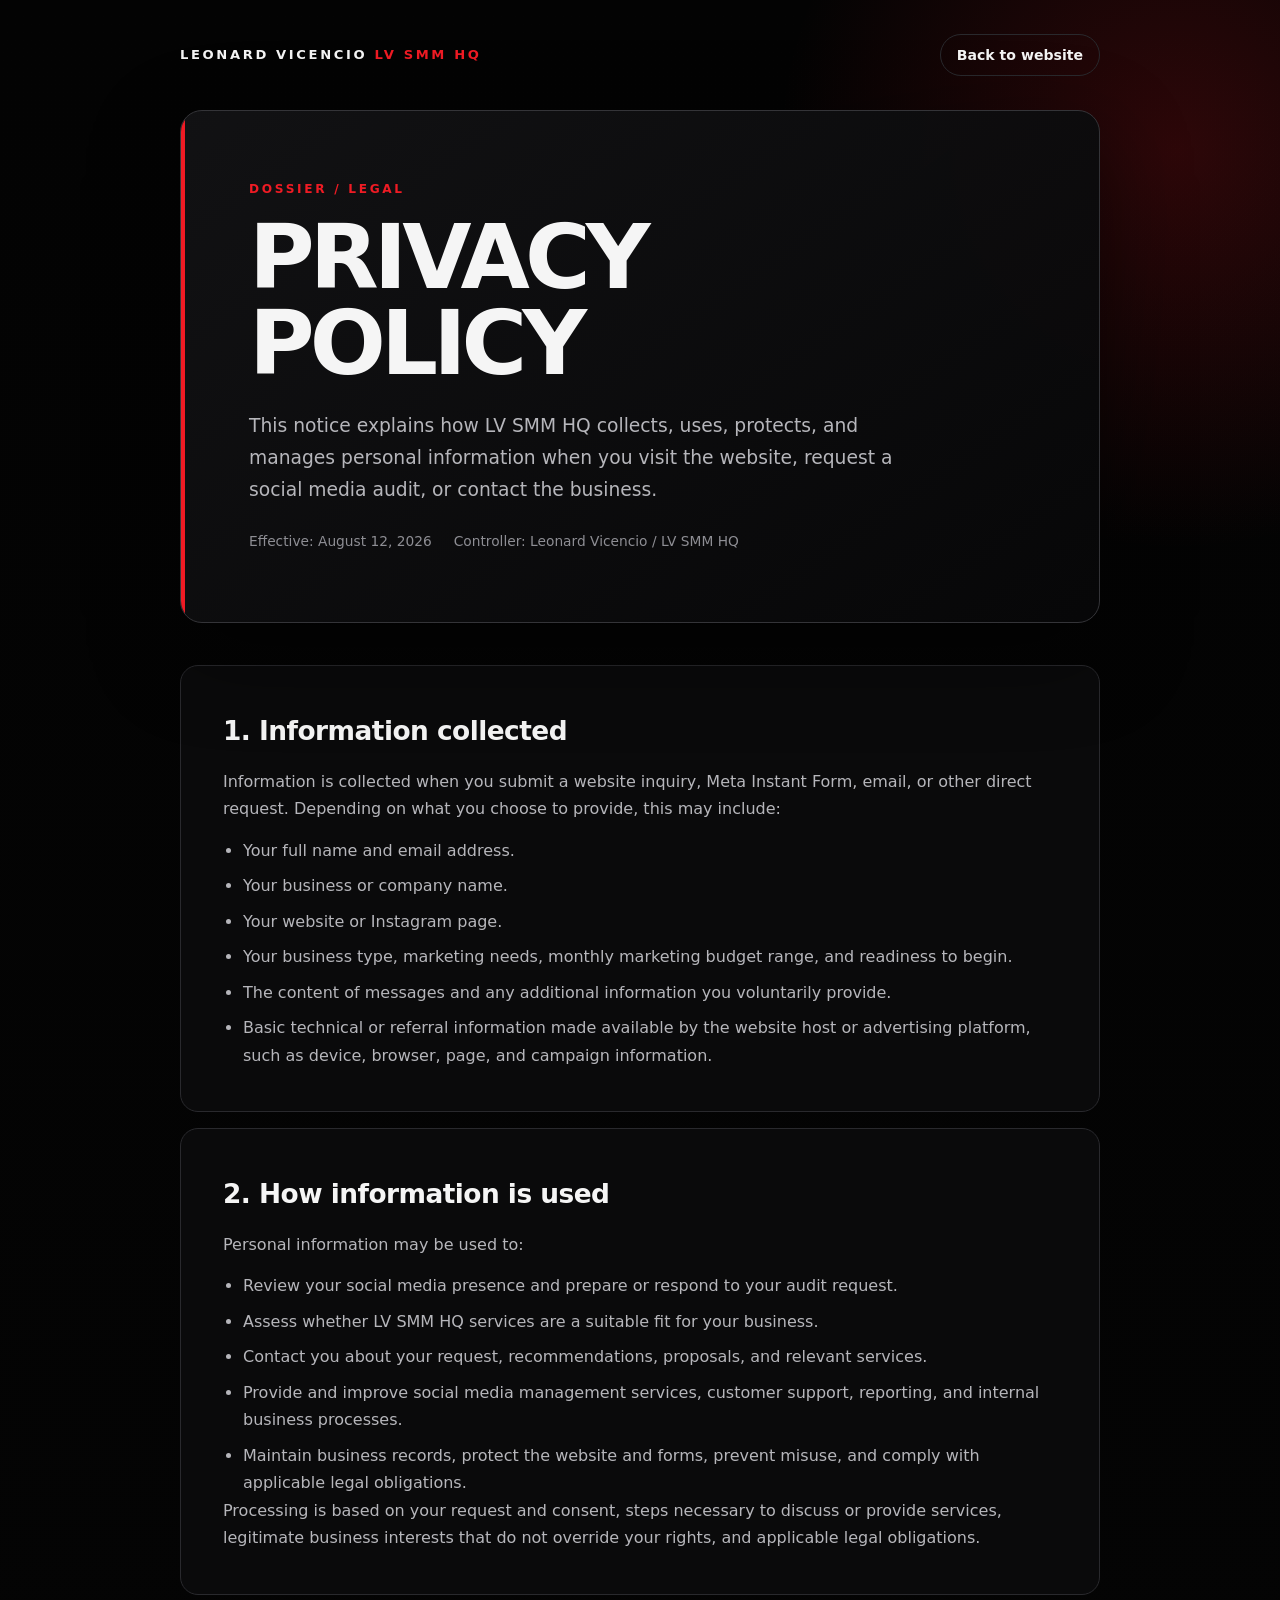
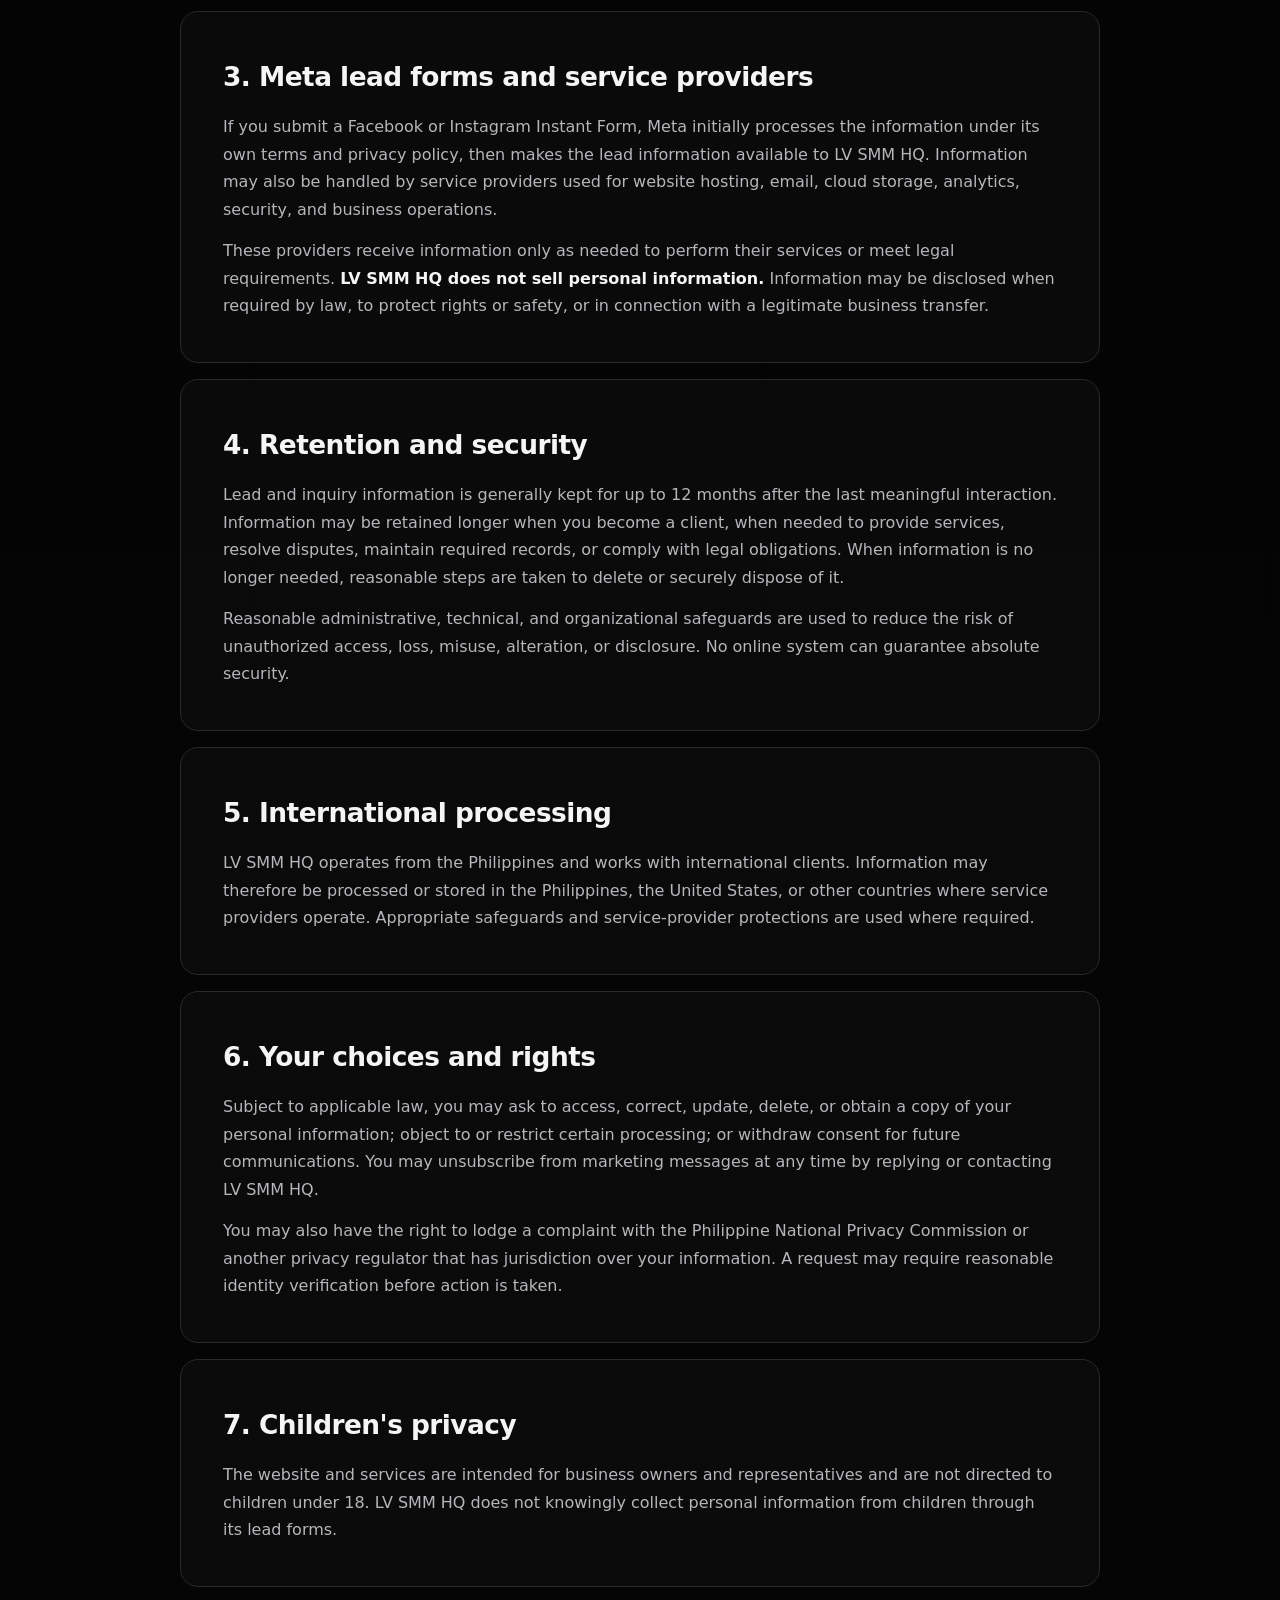
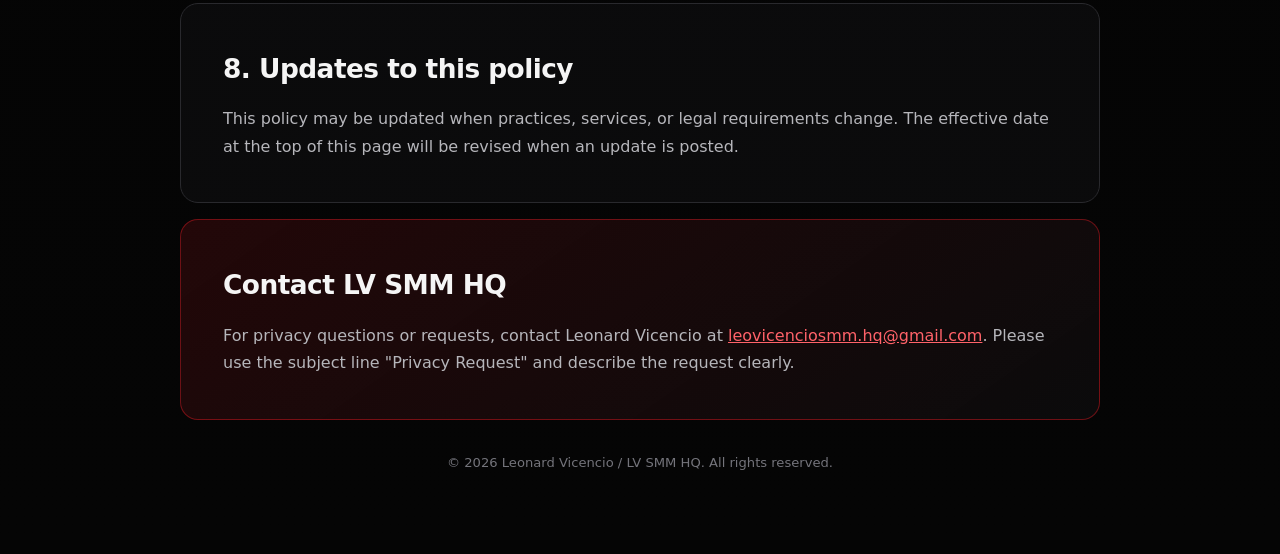
<file: privacy-policy.html>
<!DOCTYPE html>
<html lang="en">
<head>
  <meta charset="UTF-8">
  <meta name="viewport" content="width=device-width, initial-scale=1.0">
  <title>Privacy Policy | LV SMM HQ</title>
  <meta name="description" content="How LV SMM HQ collects, uses, protects, and manages personal information submitted through its website and Meta lead forms.">
  <meta name="robots" content="index, follow">
  <meta name="theme-color" content="#050505">
  <link rel="canonical" href="https://leovicencio-smm-hq.vercel.app/privacy-policy">
  <meta property="og:type" content="website">
  <meta property="og:title" content="Privacy Policy | LV SMM HQ">
  <meta property="og:description" content="How LV SMM HQ handles information submitted through its website and lead forms.">
  <meta property="og:url" content="https://leovicencio-smm-hq.vercel.app/privacy-policy">
  <meta property="og:image" content="https://leovicencio-smm-hq.vercel.app/og-image.jpg">
  <style>
    :root {
      color-scheme: dark;
      --bg: #050505;
      --panel: #0c0c0d;
      --text: #f5f5f5;
      --muted: #b6b6bb;
      --line: #29292d;
      --red: #ef1b24;
      --red-soft: rgba(239, 27, 36, 0.13);
      --max: 920px;
    }

    * { box-sizing: border-box; }

    html { scroll-behavior: smooth; }

    body {
      margin: 0;
      min-height: 100vh;
      background:
        radial-gradient(circle at 92% 4%, rgba(239, 27, 36, 0.18), transparent 25rem),
        linear-gradient(180deg, #030303 0%, var(--bg) 100%);
      color: var(--text);
      font-family: Inter, ui-sans-serif, system-ui, -apple-system, BlinkMacSystemFont, "Segoe UI", sans-serif;
      line-height: 1.72;
    }

    a { color: #ff6269; }
    a:hover { color: #fff; }

    .shell {
      width: min(calc(100% - 40px), var(--max));
      margin: 0 auto;
      padding: 30px 0 80px;
    }

    .topbar {
      display: flex;
      align-items: center;
      justify-content: space-between;
      gap: 18px;
      padding: 4px 0 34px;
    }

    .brand {
      color: var(--text);
      text-decoration: none;
      text-transform: uppercase;
      letter-spacing: 0.2em;
      font-size: 0.82rem;
      font-weight: 800;
    }

    .brand span { color: var(--red); }

    .back {
      display: inline-flex;
      align-items: center;
      min-height: 42px;
      padding: 0 16px;
      border: 1px solid var(--line);
      border-radius: 999px;
      color: var(--text);
      text-decoration: none;
      font-size: 0.88rem;
      font-weight: 700;
      transition: border-color 160ms ease, background 160ms ease;
    }

    .back:hover {
      border-color: var(--red);
      background: var(--red-soft);
    }

    .hero {
      position: relative;
      overflow: hidden;
      padding: clamp(34px, 7vw, 68px);
      border: 1px solid #343438;
      border-radius: 22px;
      background: linear-gradient(145deg, rgba(18, 18, 20, 0.97), rgba(7, 7, 8, 0.98));
      box-shadow: 0 30px 90px rgba(0, 0, 0, 0.46);
    }

    .hero::after {
      content: "";
      position: absolute;
      inset: 0 auto 0 0;
      width: 4px;
      background: var(--red);
    }

    .eyebrow {
      margin: 0 0 14px;
      color: var(--red);
      text-transform: uppercase;
      letter-spacing: 0.22em;
      font-size: 0.76rem;
      font-weight: 900;
    }

    h1 {
      max-width: 720px;
      margin: 0;
      font-size: clamp(2.4rem, 8vw, 5.6rem);
      line-height: 0.96;
      letter-spacing: -0.055em;
      text-transform: uppercase;
    }

    .lede {
      max-width: 680px;
      margin: 24px 0 0;
      color: var(--muted);
      font-size: clamp(1rem, 2.4vw, 1.17rem);
    }

    .meta {
      display: flex;
      flex-wrap: wrap;
      gap: 10px 22px;
      margin-top: 24px;
      color: #8e8e94;
      font-size: 0.86rem;
    }

    main { padding-top: 26px; }

    .card {
      margin-top: 16px;
      padding: clamp(24px, 5vw, 42px);
      border: 1px solid var(--line);
      border-radius: 18px;
      background: rgba(12, 12, 13, 0.88);
    }

    h2 {
      margin: 0 0 14px;
      font-size: clamp(1.25rem, 3vw, 1.65rem);
      letter-spacing: -0.02em;
    }

    p { margin: 0 0 14px; color: var(--muted); }
    p:last-child { margin-bottom: 0; }

    ul {
      margin: 10px 0 0;
      padding-left: 1.25rem;
      color: var(--muted);
    }

    li + li { margin-top: 8px; }

    strong { color: var(--text); }

    .contact {
      border-color: rgba(239, 27, 36, 0.42);
      background: linear-gradient(145deg, var(--red-soft), rgba(12, 12, 13, 0.9));
    }

    footer {
      padding-top: 32px;
      color: #74747b;
      text-align: center;
      font-size: 0.82rem;
    }

    @media (max-width: 560px) {
      .shell { width: min(calc(100% - 24px), var(--max)); padding-top: 18px; }
      .topbar { align-items: flex-start; }
      .brand { max-width: 180px; line-height: 1.5; }
      .hero { border-radius: 16px; }
      .card { border-radius: 14px; }
    }
  </style>
</head>
<body>
  <div class="shell">
    <header class="topbar">
      <a class="brand" href="/">Leonard Vicencio <span>LV SMM HQ</span></a>
      <a class="back" href="/">Back to website</a>
    </header>

    <section class="hero">
      <p class="eyebrow">Dossier / Legal</p>
      <h1>Privacy Policy</h1>
      <p class="lede">This notice explains how LV SMM HQ collects, uses, protects, and manages personal information when you visit the website, request a social media audit, or contact the business.</p>
      <div class="meta">
        <span>Effective: August 12, 2026</span>
        <span>Controller: Leonard Vicencio / LV SMM HQ</span>
      </div>
    </section>

    <main>
      <section class="card">
        <h2>1. Information collected</h2>
        <p>Information is collected when you submit a website inquiry, Meta Instant Form, email, or other direct request. Depending on what you choose to provide, this may include:</p>
        <ul>
          <li>Your full name and email address.</li>
          <li>Your business or company name.</li>
          <li>Your website or Instagram page.</li>
          <li>Your business type, marketing needs, monthly marketing budget range, and readiness to begin.</li>
          <li>The content of messages and any additional information you voluntarily provide.</li>
          <li>Basic technical or referral information made available by the website host or advertising platform, such as device, browser, page, and campaign information.</li>
        </ul>
      </section>

      <section class="card">
        <h2>2. How information is used</h2>
        <p>Personal information may be used to:</p>
        <ul>
          <li>Review your social media presence and prepare or respond to your audit request.</li>
          <li>Assess whether LV SMM HQ services are a suitable fit for your business.</li>
          <li>Contact you about your request, recommendations, proposals, and relevant services.</li>
          <li>Provide and improve social media management services, customer support, reporting, and internal business processes.</li>
          <li>Maintain business records, protect the website and forms, prevent misuse, and comply with applicable legal obligations.</li>
        </ul>
        <p>Processing is based on your request and consent, steps necessary to discuss or provide services, legitimate business interests that do not override your rights, and applicable legal obligations.</p>
      </section>

      <section class="card">
        <h2>3. Meta lead forms and service providers</h2>
        <p>If you submit a Facebook or Instagram Instant Form, Meta initially processes the information under its own terms and privacy policy, then makes the lead information available to LV SMM HQ. Information may also be handled by service providers used for website hosting, email, cloud storage, analytics, security, and business operations.</p>
        <p>These providers receive information only as needed to perform their services or meet legal requirements. <strong>LV SMM HQ does not sell personal information.</strong> Information may be disclosed when required by law, to protect rights or safety, or in connection with a legitimate business transfer.</p>
      </section>

      <section class="card">
        <h2>4. Retention and security</h2>
        <p>Lead and inquiry information is generally kept for up to 12 months after the last meaningful interaction. Information may be retained longer when you become a client, when needed to provide services, resolve disputes, maintain required records, or comply with legal obligations. When information is no longer needed, reasonable steps are taken to delete or securely dispose of it.</p>
        <p>Reasonable administrative, technical, and organizational safeguards are used to reduce the risk of unauthorized access, loss, misuse, alteration, or disclosure. No online system can guarantee absolute security.</p>
      </section>

      <section class="card">
        <h2>5. International processing</h2>
        <p>LV SMM HQ operates from the Philippines and works with international clients. Information may therefore be processed or stored in the Philippines, the United States, or other countries where service providers operate. Appropriate safeguards and service-provider protections are used where required.</p>
      </section>

      <section class="card">
        <h2>6. Your choices and rights</h2>
        <p>Subject to applicable law, you may ask to access, correct, update, delete, or obtain a copy of your personal information; object to or restrict certain processing; or withdraw consent for future communications. You may unsubscribe from marketing messages at any time by replying or contacting LV SMM HQ.</p>
        <p>You may also have the right to lodge a complaint with the Philippine National Privacy Commission or another privacy regulator that has jurisdiction over your information. A request may require reasonable identity verification before action is taken.</p>
      </section>

      <section class="card">
        <h2>7. Children's privacy</h2>
        <p>The website and services are intended for business owners and representatives and are not directed to children under 18. LV SMM HQ does not knowingly collect personal information from children through its lead forms.</p>
      </section>

      <section class="card">
        <h2>8. Updates to this policy</h2>
        <p>This policy may be updated when practices, services, or legal requirements change. The effective date at the top of this page will be revised when an update is posted.</p>
      </section>

      <section class="card contact">
        <h2>Contact LV SMM HQ</h2>
        <p>For privacy questions or requests, contact Leonard Vicencio at <a href="mailto:leovicenciosmm.hq@gmail.com">leovicenciosmm.hq@gmail.com</a>. Please use the subject line &quot;Privacy Request&quot; and describe the request clearly.</p>
      </section>
    </main>

    <footer>&copy; 2026 Leonard Vicencio / LV SMM HQ. All rights reserved.</footer>
  </div>
</body>
</html>
</file>
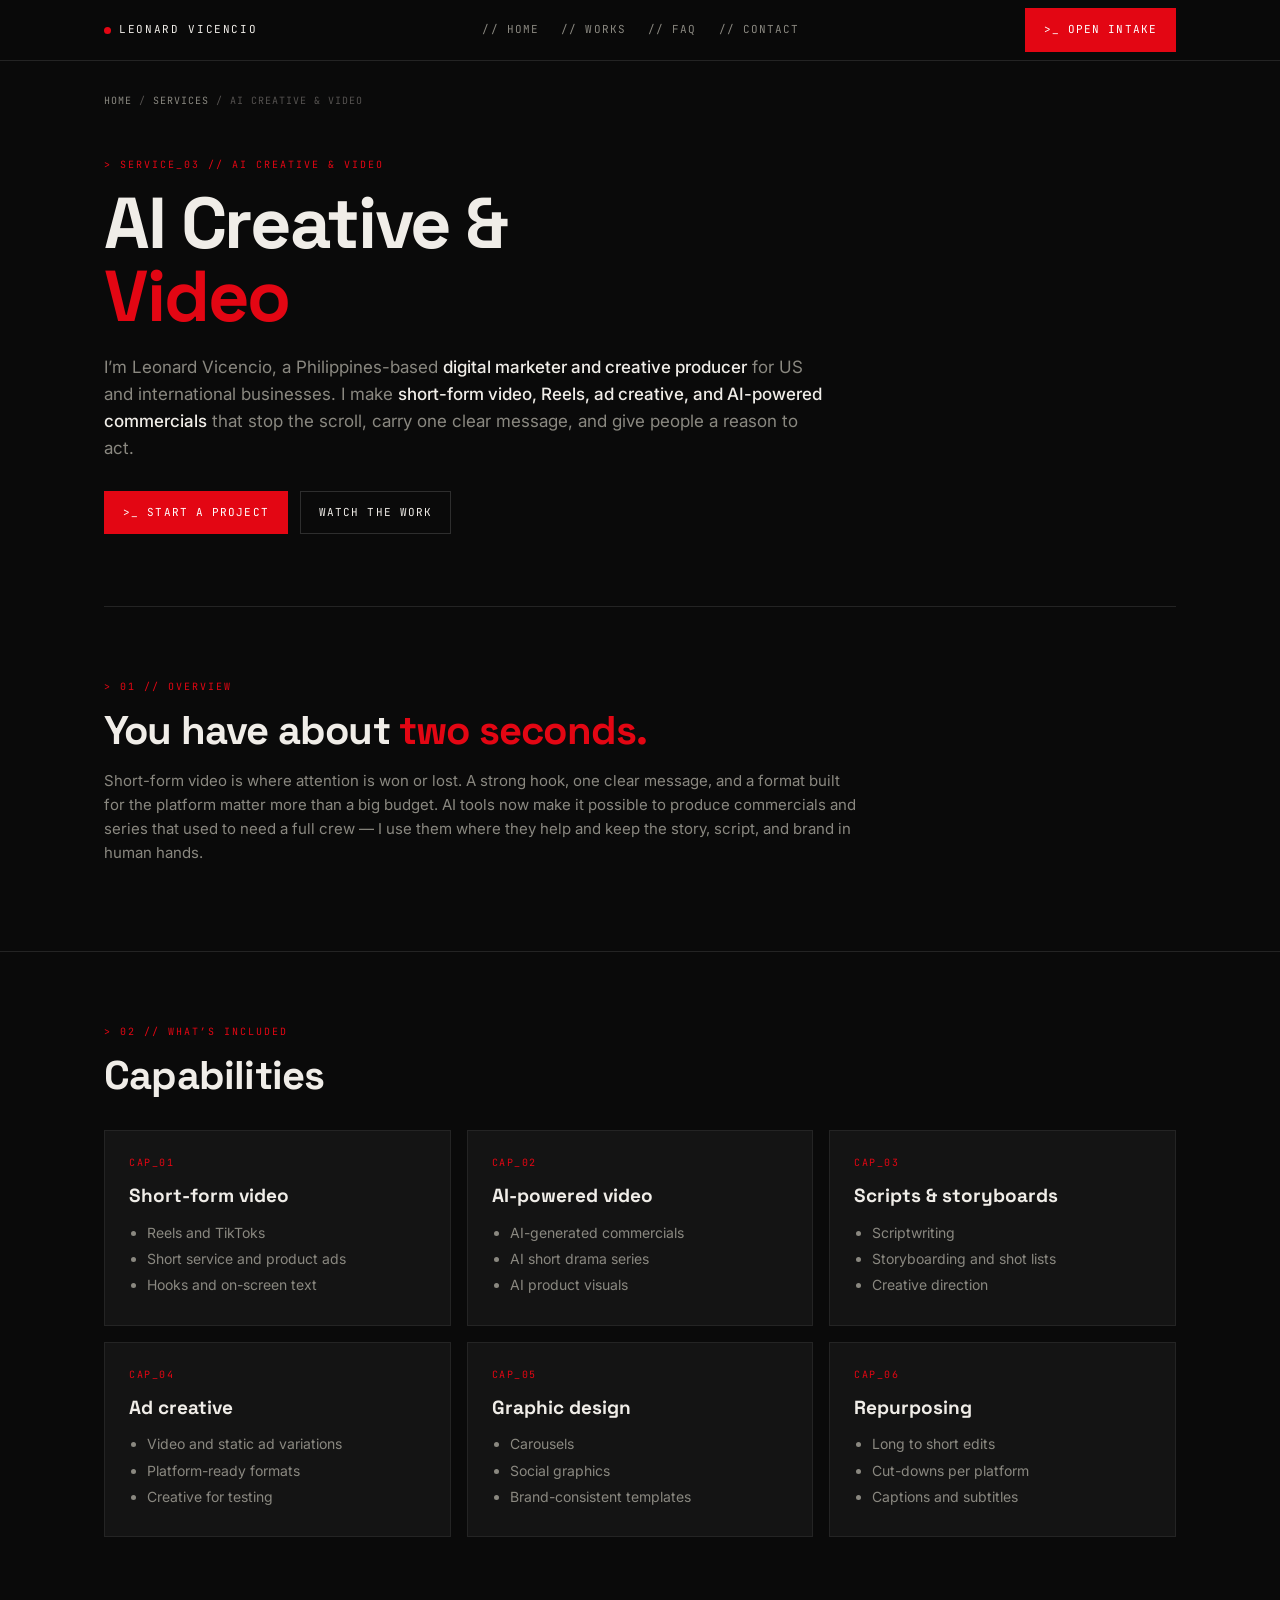
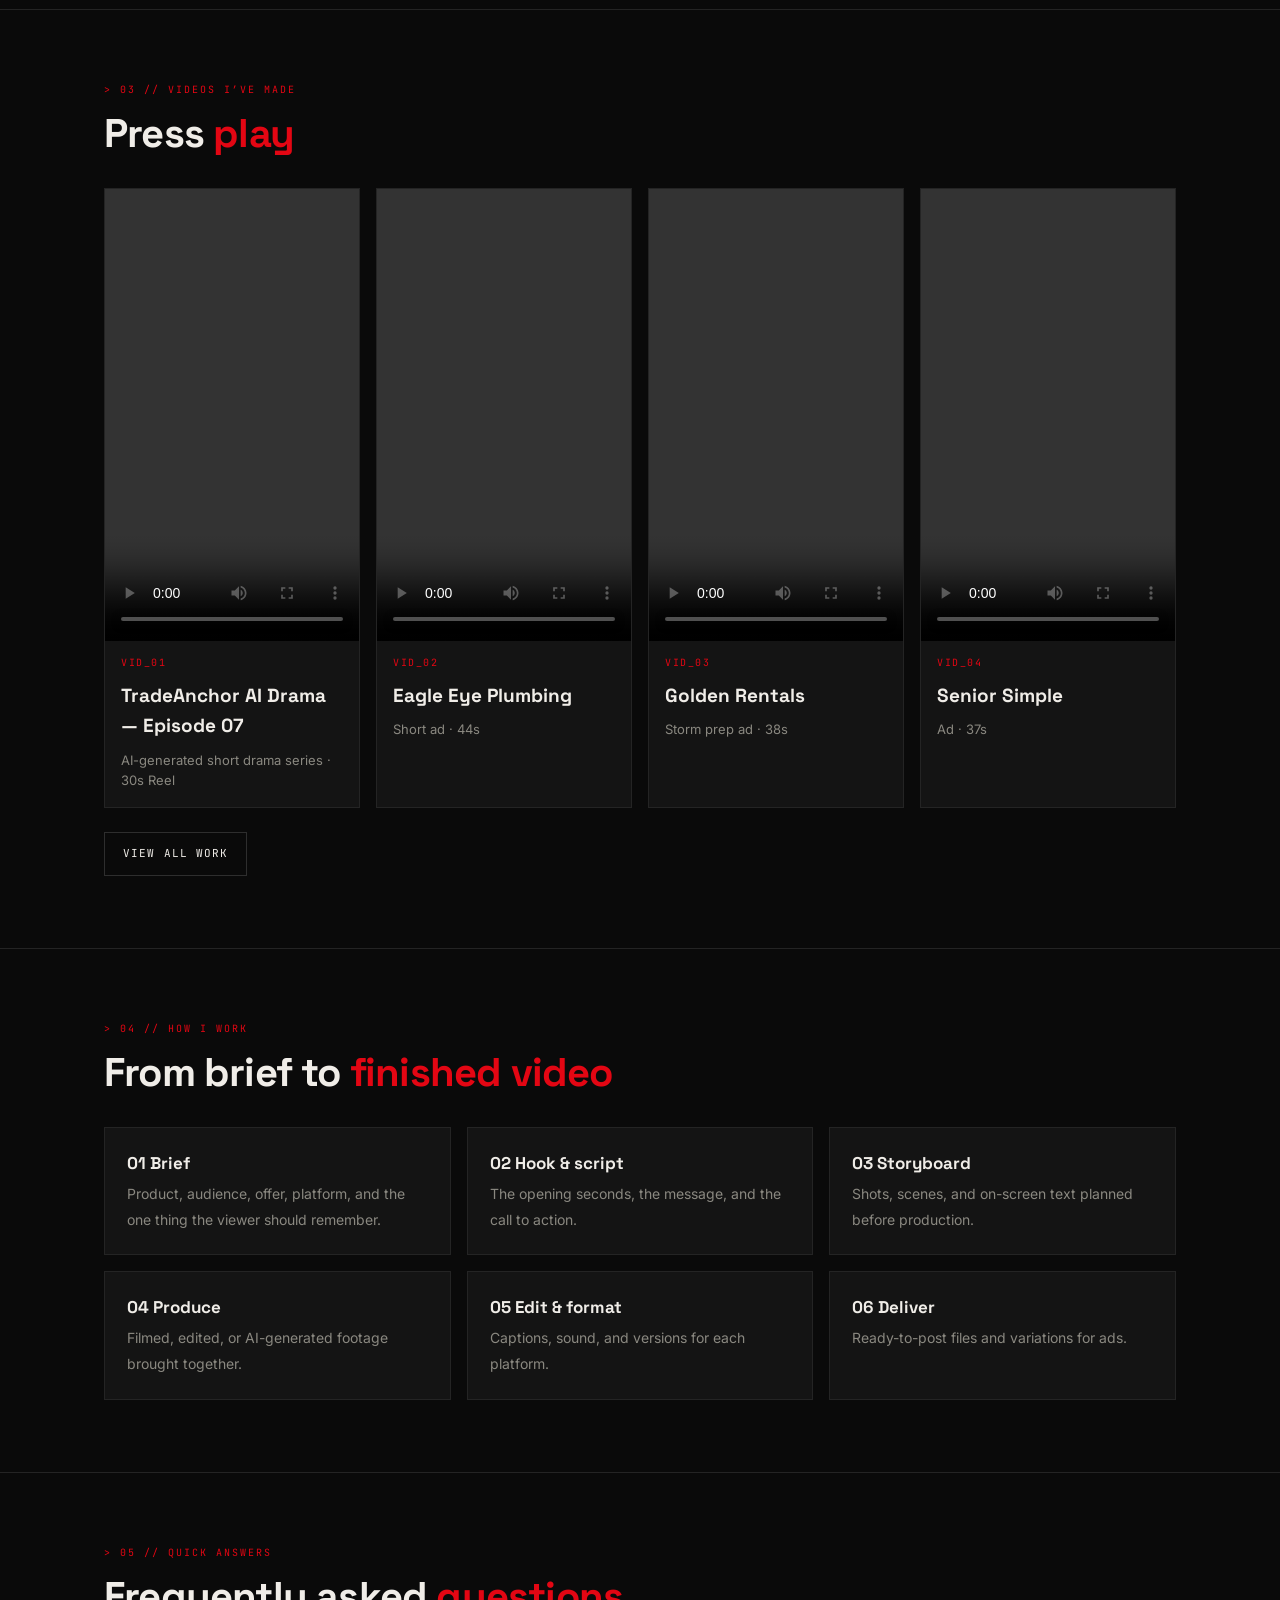
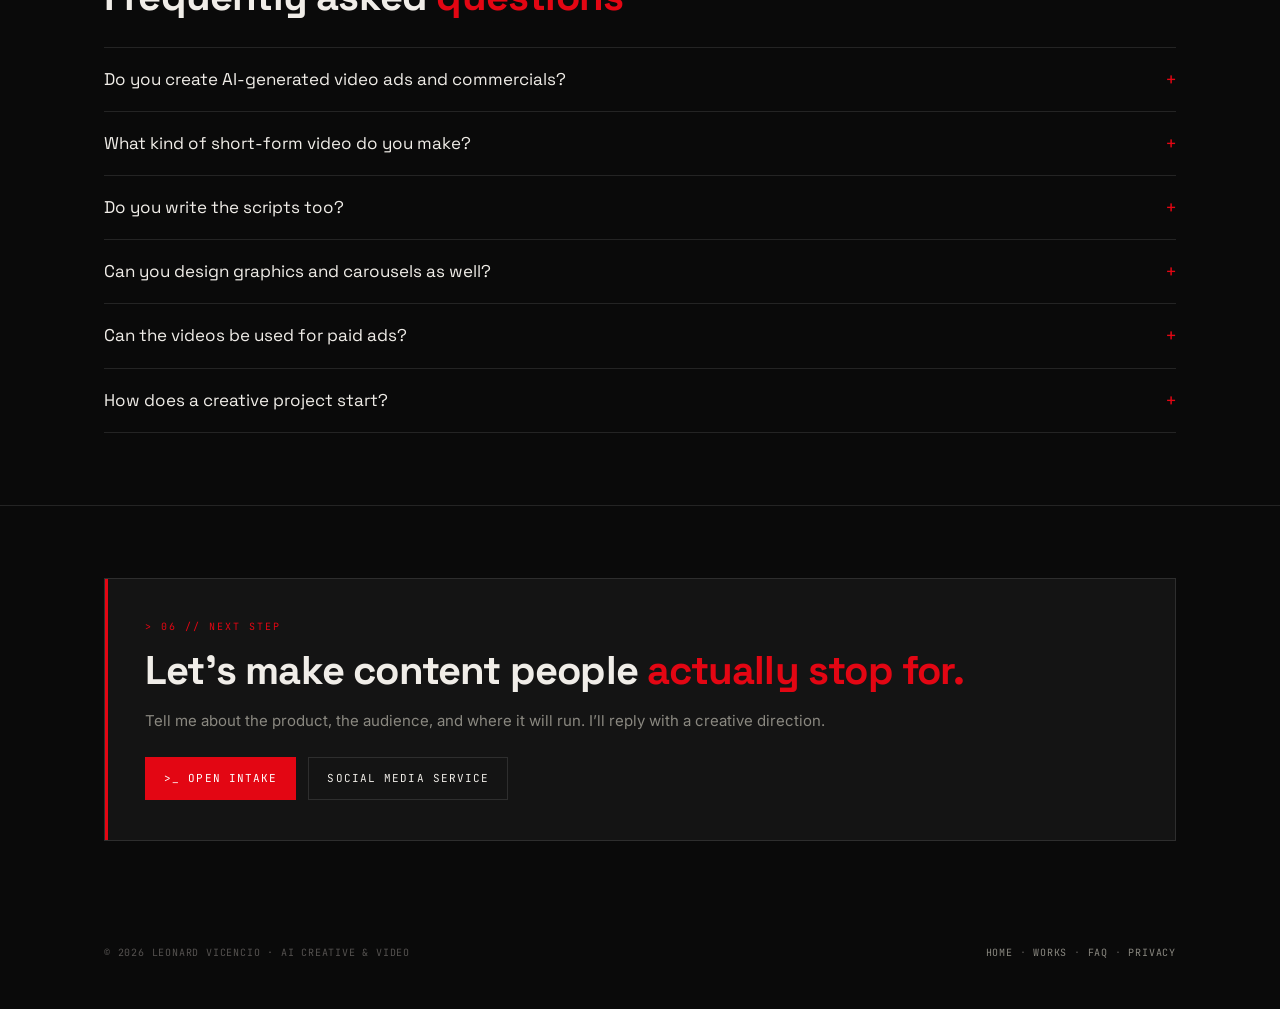
<file: services/ai-creative-video.html>
<!DOCTYPE html>
<html lang="en">
<head>
  <meta charset="UTF-8">
  <meta name="viewport" content="width=device-width, initial-scale=1.0">
  <title>AI Creative &amp; Video | AI-Generated Video Ads &amp; Reels | Leonard Vicencio</title>
  <meta name="description" content="Leonard Vicencio produces short-form video, Reels, ad creative, and AI-powered commercials for US and international businesses, from script and storyboard to platform-ready files.">
  <meta name="author" content="Leonard Vicencio">
  <meta name="robots" content="index, follow, max-snippet:-1, max-image-preview:large, max-video-preview:-1">
  <meta name="theme-color" content="#0A0A0A">
  <link rel="canonical" href="https://leovicenciosmm.com/services/ai-creative-video">
  <meta property="og:type" content="website">
  <meta property="og:url" content="https://leovicenciosmm.com/services/ai-creative-video">
  <meta property="og:title" content="AI Creative &amp; Video | Leonard Vicencio">
  <meta property="og:description" content="Short-form video, Reels, ad creative, and AI-powered commercials for US and international businesses.">
  <meta property="og:image" content="https://leovicenciosmm.com/og-image.jpg">
  <meta property="og:site_name" content="Leonard Vicencio">
  <meta name="twitter:card" content="summary_large_image">
  <meta name="twitter:title" content="AI Creative &amp; Video | Leonard Vicencio">
  <meta name="twitter:description" content="Short-form video, Reels, ad creative, and AI-powered commercials for US and international businesses.">
  <link rel="preconnect" href="https://fonts.googleapis.com">
  <link rel="preconnect" href="https://fonts.gstatic.com" crossorigin>
  <link rel="stylesheet" href="https://fonts.googleapis.com/css2?family=Space+Grotesk:wght@400;500;600;700&family=Inter:wght@300;400;500&family=JetBrains+Mono:wght@400;500;700&display=swap">
  <script type="application/ld+json">
{
  "@context": "https://schema.org",
  "@graph": [
    {
      "name": "AI Creative & Video",
      "serviceType": "Video and Creative Production",
      "description": "Short-form video, Reels, ad creative, graphic design, and AI-generated commercials for US and international businesses.",
      "@type": "Service",
      "@id": "https://leovicenciosmm.com/services/ai-creative-video#service",
      "url": "https://leovicenciosmm.com/services/ai-creative-video",
      "provider": {
        "@id": "https://leovicenciosmm.com/#leonard-vicencio"
      },
      "areaServed": [
        "United States",
        "United Kingdom",
        "Australia",
        "Canada",
        "Worldwide"
      ],
      "availableChannel": {
        "@type": "ServiceChannel",
        "serviceUrl": "https://leovicenciosmm.com/#intake"
      },
      "hasOfferCatalog": {
        "@type": "OfferCatalog",
        "name": "AI Creative & Video services",
        "itemListElement": [
          {
            "@type": "Offer",
            "itemOffered": {
              "@type": "Service",
              "name": "Short-form video and Reels"
            }
          },
          {
            "@type": "Offer",
            "itemOffered": {
              "@type": "Service",
              "name": "AI-generated commercials and video series"
            }
          },
          {
            "@type": "Offer",
            "itemOffered": {
              "@type": "Service",
              "name": "Scriptwriting and storyboarding"
            }
          },
          {
            "@type": "Offer",
            "itemOffered": {
              "@type": "Service",
              "name": "Ad creative and variations"
            }
          },
          {
            "@type": "Offer",
            "itemOffered": {
              "@type": "Service",
              "name": "Graphic design and carousels"
            }
          },
          {
            "@type": "Offer",
            "itemOffered": {
              "@type": "Service",
              "name": "Content repurposing"
            }
          }
        ]
      }
    },
    {
      "@type": "Person",
      "@id": "https://leovicenciosmm.com/#leonard-vicencio",
      "name": "Leonard Vicencio",
      "alternateName": "Leo Vicencio",
      "url": "https://leovicenciosmm.com/",
      "jobTitle": "Digital Marketing Strategist, Social Media Manager, and CRM & Automation Specialist"
    },
    {
      "@type": "BreadcrumbList",
      "itemListElement": [
        {
          "@type": "ListItem",
          "position": 1,
          "name": "Home",
          "item": "https://leovicenciosmm.com/"
        },
        {
          "@type": "ListItem",
          "position": 2,
          "name": "Services",
          "item": "https://leovicenciosmm.com/services/ai-creative-video"
        },
        {
          "@type": "ListItem",
          "position": 3,
          "name": "AI Creative & Video",
          "item": "https://leovicenciosmm.com/services/ai-creative-video"
        }
      ]
    },
    {
      "@type": "FAQPage",
      "mainEntity": [
        {
          "@type": "Question",
          "name": "Do you create AI-generated video ads and commercials?",
          "acceptedAnswer": {
            "@type": "Answer",
            "text": "Yes. Leonard produces AI-powered commercials and AI-generated short-form video, including the TradeAnchor AI Drama Reels series, alongside traditional short-form ads."
          }
        },
        {
          "@type": "Question",
          "name": "What kind of short-form video do you make?",
          "acceptedAnswer": {
            "@type": "Answer",
            "text": "Reels and short ads for Facebook, Instagram, and TikTok, such as storm-prep and service ads for local businesses and product videos for SaaS brands."
          }
        },
        {
          "@type": "Question",
          "name": "Do you write the scripts too?",
          "acceptedAnswer": {
            "@type": "Answer",
            "text": "Yes. Leonard handles the hook, script, storyboard, and on-screen text, so the video is built around one clear message and call to action."
          }
        },
        {
          "@type": "Question",
          "name": "Can you design graphics and carousels as well?",
          "acceptedAnswer": {
            "@type": "Answer",
            "text": "Yes. Graphic design, carousels, and ad creative are part of the creative production service, made to match each platform's format."
          }
        },
        {
          "@type": "Question",
          "name": "Can the videos be used for paid ads?",
          "acceptedAnswer": {
            "@type": "Answer",
            "text": "Yes. Videos and creatives are made in the formats paid campaigns need, and can be produced in variations for testing."
          }
        },
        {
          "@type": "Question",
          "name": "How does a creative project start?",
          "acceptedAnswer": {
            "@type": "Answer",
            "text": "It starts with the project intake form on leovicenciosmm.com, followed by a short brief on the product, audience, offer, and where the content will run."
          }
        }
      ]
    }
  ]
}
  </script>
  <style>
    :root {
      --bg: #0A0A0A; --surface: #141414; --surface2: #1C1C1C;
      --border: #242424; --border2: #2E2E2E;
      --text: #F0EDE8; --text2: #8A8880; --text3: #555250;
      --red: #E30613; --red2: #B8050F;
      --font-display: 'Space Grotesk', Arial, sans-serif;
      --font-body: 'Inter', Arial, sans-serif;
      --font-mono: 'JetBrains Mono', monospace;
    }
    * { box-sizing: border-box; }
    html { scroll-behavior: smooth; }
    body { margin: 0; background: var(--bg); color: var(--text); font-family: var(--font-body); line-height: 1.6; }
    a { color: inherit; }
    .wrap { max-width: 1120px; margin: 0 auto; padding: 0 24px; }

    .top { position: sticky; top: 0; z-index: 10; background: rgba(10,10,10,.92); backdrop-filter: blur(8px); border-bottom: 1px solid var(--border); }
    .top .wrap { display: flex; align-items: center; justify-content: space-between; height: 60px; gap: 16px; }
    .brand { font-family: var(--font-mono); font-size: 11px; letter-spacing: .15em; text-decoration: none; display: flex; align-items: center; gap: 8px; }
    .brand::before { content: ''; width: 7px; height: 7px; border-radius: 50%; background: var(--red); }
    .nav { display: flex; gap: 22px; font-family: var(--font-mono); font-size: 11px; letter-spacing: .1em; }
    .nav a { text-decoration: none; color: var(--text2); }
    .nav a:hover { color: var(--text); }
    .btn { display: inline-block; background: var(--red); color: #fff; text-decoration: none; font-family: var(--font-mono); font-size: 11px; letter-spacing: .1em; padding: 12px 18px; border: 1px solid var(--red); }
    .btn:hover { background: var(--red2); }
    .btn--ghost { background: transparent; color: var(--text); border-color: var(--border2); }
    .btn--ghost:hover { background: var(--surface); border-color: var(--red); }

    .crumbs { font-family: var(--font-mono); font-size: 10px; color: var(--text3); letter-spacing: .1em; padding-top: 32px; }
    .crumbs a { text-decoration: none; color: var(--text2); }

    .hero { padding: 48px 0 72px; border-bottom: 1px solid var(--border); }
    .eyebrow { font-family: var(--font-mono); font-size: 10px; color: var(--red); letter-spacing: .2em; margin-bottom: 14px; }
    h1 { font-family: var(--font-display); font-size: clamp(36px, 6vw, 72px); line-height: 1.02; letter-spacing: -.03em; margin: 0 0 20px; }
    h1 span, h2 span { color: var(--red); }
    .lead { font-size: 17px; color: var(--text2); max-width: 720px; margin: 0 0 28px; }
    .lead strong { color: var(--text); font-weight: 500; }
    .actions { display: flex; flex-wrap: wrap; gap: 12px; }

    section { padding: 72px 0; border-bottom: 1px solid var(--border); }
    h2 { font-family: var(--font-display); font-size: clamp(26px, 3.4vw, 40px); letter-spacing: -.02em; line-height: 1.1; margin: 0 0 16px; }
    h3 { font-family: var(--font-display); font-size: 19px; margin: 0 0 8px; }
    p { margin: 0 0 14px; }
    .muted { color: var(--text2); }
    .intro { max-width: 760px; color: var(--text2); font-size: 15px; }

    .grid { display: grid; gap: 16px; margin-top: 32px; }
    .grid > *, .steps > * { min-width: 0; }
    .grid--3 { grid-template-columns: repeat(3, 1fr); }
    .grid--2 { grid-template-columns: repeat(2, 1fr); }
    .card { background: var(--surface); border: 1px solid var(--border); padding: 24px; position: relative; }
    .card::before { content: ''; position: absolute; top: 0; left: 0; width: 3px; height: 100%; background: var(--red); opacity: 0; transition: opacity .2s; }
    .card:hover::before { opacity: 1; }
    .code { font-family: var(--font-mono); font-size: 10px; color: var(--red); letter-spacing: .15em; display: block; margin-bottom: 10px; }
    .card p { color: var(--text2); font-size: 14px; margin: 0; }
    .card ul { margin: 10px 0 0; padding-left: 18px; color: var(--text2); font-size: 14px; }
    .card li { margin-bottom: 4px; }

    .steps { counter-reset: step; list-style: none; padding: 0; margin: 32px 0 0; display: grid; grid-template-columns: repeat(3, 1fr); gap: 16px; }
    .steps li { background: var(--surface); border: 1px solid var(--border); padding: 22px; }
    .steps img { width: 44px; height: 44px; object-fit: contain; display: block; margin-bottom: 12px; }
    .steps b { font-family: var(--font-display); font-size: 17px; display: block; margin-bottom: 4px; }
    .steps span { color: var(--text2); font-size: 14px; }
    .flow { font-family: var(--font-mono); font-size: 12px; color: var(--text2); letter-spacing: .08em; margin-top: 20px; }
    .flow strong { color: var(--text); font-weight: 500; }

    .work { display: grid; grid-template-columns: repeat(2, 1fr); gap: 16px; margin-top: 32px; }
    .work a { display: block; min-width: 0; overflow: hidden; background: var(--surface); border: 1px solid var(--border); text-decoration: none; transition: border-color .2s; }
    .work a:hover { border-color: var(--red); }
    .work img { width: 100%; max-width: 100%; height: auto; aspect-ratio: 16 / 10; object-fit: cover; object-position: top; display: block; border-bottom: 1px solid var(--border); background: var(--bg); }
    .vids { display: grid; grid-template-columns: repeat(4, 1fr); gap: 16px; margin-top: 32px; }
    .vcard { background: var(--surface); border: 1px solid var(--border); min-width: 0; }
    .vshot { aspect-ratio: 9 / 16; background: #000; }
    .vshot video { width: 100%; height: 100%; object-fit: cover; display: block; }
    .vcard .meta { padding: 14px 16px 16px; }
    .vcard .meta p { color: var(--text2); font-size: 13px; margin: 4px 0 0; }
    @media (max-width: 860px) { .vids { grid-template-columns: 1fr 1fr; } }
    .work .meta { padding: 16px 18px 18px; }
    .work .meta p { color: var(--text2); font-size: 13px; margin: 4px 0 0; }

    .cases { list-style: none; padding: 0; margin: 28px 0 0; border-top: 1px solid var(--border); }
    .cases li { display: flex; justify-content: space-between; gap: 16px; padding: 16px 0; border-bottom: 1px solid var(--border); flex-wrap: wrap; }
    .cases b { font-family: var(--font-display); font-weight: 600; }
    .cases span { color: var(--text2); font-size: 14px; }

    details { border-bottom: 1px solid var(--border); padding: 18px 0; }
    details:first-of-type { border-top: 1px solid var(--border); margin-top: 28px; }
    summary { cursor: pointer; font-family: var(--font-display); font-size: 17px; list-style: none; display: flex; justify-content: space-between; gap: 16px; }
    summary::-webkit-details-marker { display: none; }
    summary::after { content: '+'; color: var(--red); font-family: var(--font-mono); }
    details[open] summary::after { content: '\2212'; }
    details p { color: var(--text2); margin: 12px 0 0; max-width: 820px; font-size: 15px; }

    .cta { text-align: left; border-bottom: 0; }
    .cta .box { background: var(--surface); border: 1px solid var(--border2); padding: 40px; position: relative; }
    .cta .box::before { content: ''; position: absolute; top: 0; left: 0; width: 3px; height: 100%; background: var(--red); }

    footer { padding: 32px 0 48px; font-family: var(--font-mono); font-size: 10px; color: var(--text3); letter-spacing: .08em; }
    footer .wrap { display: flex; flex-wrap: wrap; gap: 14px 24px; justify-content: space-between; }
    footer a { text-decoration: none; color: var(--text2); }

    @media (max-width: 860px) {
      .grid--3, .steps { grid-template-columns: 1fr 1fr; }
      .nav { display: none; }
    }
    @media (max-width: 600px) {
      .grid--3, .grid--2, .steps, .work { grid-template-columns: 1fr; }
      .cta .box { padding: 26px; }
    }
    @media (prefers-reduced-motion: reduce) { html { scroll-behavior: auto; } }
  </style>
</head>
<body>
  <header class="top">
    <div class="wrap">
      <a class="brand" href="/">LEONARD VICENCIO</a>
      <nav class="nav" aria-label="Main">
        <a href="/">// HOME</a>
        <a href="/works">// WORKS</a>
        <a href="/#faq">// FAQ</a>
        <a href="/#contact">// CONTACT</a>
      </nav>
      <a class="btn" href="/#intake">&gt;_ OPEN INTAKE</a>
    </div>
  </header>

  <main>
    <div class="wrap">
      <nav class="crumbs" aria-label="Breadcrumb"><a href="/">HOME</a> / <a href="/works#ai">SERVICES</a> / AI CREATIVE &amp; VIDEO</nav>

      <div class="hero">
        <div class="eyebrow">&gt; SERVICE_03 // AI CREATIVE &amp; VIDEO</div>
        <h1>AI Creative &amp;<br><span>Video</span></h1>
        <p class="lead">I&rsquo;m Leonard Vicencio, a Philippines-based <strong>digital marketer and creative producer</strong> for US and international businesses. I make <strong>short-form video, Reels, ad creative, and AI-powered commercials</strong> that stop the scroll, carry one clear message, and give people a reason to act.</p>
        <div class="actions">
          <a class="btn" href="/#intake">&gt;_ START A PROJECT</a>
          <a class="btn btn--ghost" href="#work">WATCH THE WORK</a>
        </div>
      </div>
    </div>

    <section aria-labelledby="value-title">
      <div class="wrap">
        <div class="eyebrow">&gt; 01 // OVERVIEW</div>
        <h2 id="value-title">You have about <span>two seconds.</span></h2>
        <p class="intro">Short-form video is where attention is won or lost. A strong hook, one clear message, and a format built for the platform matter more than a big budget. AI tools now make it possible to produce commercials and series that used to need a full crew &mdash; I use them where they help and keep the story, script, and brand in human hands.</p>
      </div>
    </section>

    <section aria-labelledby="cap-title">
      <div class="wrap">
        <div class="eyebrow">&gt; 02 // WHAT&rsquo;S INCLUDED</div>
        <h2 id="cap-title">Capabilities</h2>
        <div class="grid grid--3">
          <div class="card"><span class="code">CAP_01</span><h3>Short-form video</h3><ul><li>Reels and TikToks</li><li>Short service and product ads</li><li>Hooks and on-screen text</li></ul></div>
          <div class="card"><span class="code">CAP_02</span><h3>AI-powered video</h3><ul><li>AI-generated commercials</li><li>AI short drama series</li><li>AI product visuals</li></ul></div>
          <div class="card"><span class="code">CAP_03</span><h3>Scripts &amp; storyboards</h3><ul><li>Scriptwriting</li><li>Storyboarding and shot lists</li><li>Creative direction</li></ul></div>
          <div class="card"><span class="code">CAP_04</span><h3>Ad creative</h3><ul><li>Video and static ad variations</li><li>Platform-ready formats</li><li>Creative for testing</li></ul></div>
          <div class="card"><span class="code">CAP_05</span><h3>Graphic design</h3><ul><li>Carousels</li><li>Social graphics</li><li>Brand-consistent templates</li></ul></div>
          <div class="card"><span class="code">CAP_06</span><h3>Repurposing</h3><ul><li>Long to short edits</li><li>Cut-downs per platform</li><li>Captions and subtitles</li></ul></div>
        </div>
      </div>
    </section>

    <section id="work" aria-labelledby="work-title">
      <div class="wrap">
        <div class="eyebrow">&gt; 03 // VIDEOS I&rsquo;VE MADE</div>
        <h2 id="work-title">Press <span>play</span></h2>
        <div class="vids">
          <div class="vcard">
            <div class="vshot"><video src="/showcase/TRADEANCHOR-AI-DRAMA-EPISODE-07-THE-T.mp4#t=0.1" controls playsinline preload="metadata" aria-label="TradeAnchor AI Drama &mdash; Episode 07"></video></div>
            <div class="meta"><span class="code">VID_01</span><h3>TradeAnchor AI Drama &mdash; Episode 07</h3><p>AI-generated short drama series &middot; 30s Reel</p></div>
          </div>
          <div class="vcard">
            <div class="vshot"><video src="/eagle-eye-ads.mp4#t=0.1" controls playsinline preload="metadata" aria-label="Eagle Eye Plumbing"></video></div>
            <div class="meta"><span class="code">VID_02</span><h3>Eagle Eye Plumbing</h3><p>Short ad &middot; 44s</p></div>
          </div>
          <div class="vcard">
            <div class="vshot"><video src="/golden-rentals-storm.mp4#t=0.1" controls playsinline preload="metadata" aria-label="Golden Rentals"></video></div>
            <div class="meta"><span class="code">VID_03</span><h3>Golden Rentals</h3><p>Storm prep ad &middot; 38s</p></div>
          </div>
          <div class="vcard">
            <div class="vshot"><video src="/senior-simple-ad.mp4#t=0.1" controls playsinline preload="metadata" aria-label="Senior Simple"></video></div>
            <div class="meta"><span class="code">VID_04</span><h3>Senior Simple</h3><p>Ad &middot; 37s</p></div>
          </div>
        </div>
        <div class="actions" style="margin-top:24px;">
          <a class="btn btn--ghost" href="/works#ai">VIEW ALL WORK</a>
        </div>
      </div>
    </section>

    <section aria-labelledby="method-title">
      <div class="wrap">
        <div class="eyebrow">&gt; 04 // HOW I WORK</div>
        <h2 id="method-title">From brief to <span>finished video</span></h2>
        <ol class="steps">
          <li><b>01 Brief</b><span>Product, audience, offer, platform, and the one thing the viewer should remember.</span></li>
          <li><b>02 Hook &amp; script</b><span>The opening seconds, the message, and the call to action.</span></li>
          <li><b>03 Storyboard</b><span>Shots, scenes, and on-screen text planned before production.</span></li>
          <li><b>04 Produce</b><span>Filmed, edited, or AI-generated footage brought together.</span></li>
          <li><b>05 Edit &amp; format</b><span>Captions, sound, and versions for each platform.</span></li>
          <li><b>06 Deliver</b><span>Ready-to-post files and variations for ads.</span></li>
        </ol>
      </div>
    </section>

    <section aria-labelledby="faq-title">
      <div class="wrap">
        <div class="eyebrow">&gt; 05 // QUICK ANSWERS</div>
        <h2 id="faq-title">Frequently asked <span>questions</span></h2>
        <details><summary>Do you create AI-generated video ads and commercials?</summary><p>Yes. I produce AI-powered commercials and AI-generated short-form video, including the TradeAnchor AI Drama Reels series, alongside traditional short-form ads.</p></details>
        <details><summary>What kind of short-form video do you make?</summary><p>Reels and short ads for Facebook, Instagram, and TikTok, such as storm-prep and service ads for local businesses and product videos for SaaS brands.</p></details>
        <details><summary>Do you write the scripts too?</summary><p>Yes. I handle the hook, script, storyboard, and on-screen text, so the video is built around one clear message and call to action.</p></details>
        <details><summary>Can you design graphics and carousels as well?</summary><p>Yes. Graphic design, carousels, and ad creative are part of the creative production service, made to match each platform&rsquo;s format.</p></details>
        <details><summary>Can the videos be used for paid ads?</summary><p>Yes. Videos and creatives are made in the formats paid campaigns need, and can be produced in variations for testing.</p></details>
        <details><summary>How does a creative project start?</summary><p>It starts with the <a href="/#intake">project intake form</a>, followed by a short brief on the product, audience, offer, and where the content will run.</p></details>
      </div>
    </section>

    <section class="cta" aria-labelledby="cta-title">
      <div class="wrap">
        <div class="box">
          <div class="eyebrow">&gt; 06 // NEXT STEP</div>
          <h2 id="cta-title">Let&rsquo;s make content people <span>actually stop for.</span></h2>
          <p class="intro" style="margin-bottom:24px;">Tell me about the product, the audience, and where it will run. I&rsquo;ll reply with a creative direction.</p>
          <div class="actions">
            <a class="btn" href="/#intake">&gt;_ OPEN INTAKE</a>
            <a class="btn btn--ghost" href="/services/social-media-marketing">SOCIAL MEDIA SERVICE</a>
          </div>
        </div>
      </div>
    </section>
  </main>

  <footer>
    <div class="wrap">
      <span>&copy; 2026 LEONARD VICENCIO &middot; AI CREATIVE &amp; VIDEO</span>
      <span><a href="/">HOME</a> &middot; <a href="/works">WORKS</a> &middot; <a href="/#faq">FAQ</a> &middot; <a href="/privacy-policy">PRIVACY</a></span>
    </div>
  </footer>
</body>
</html>
</file>
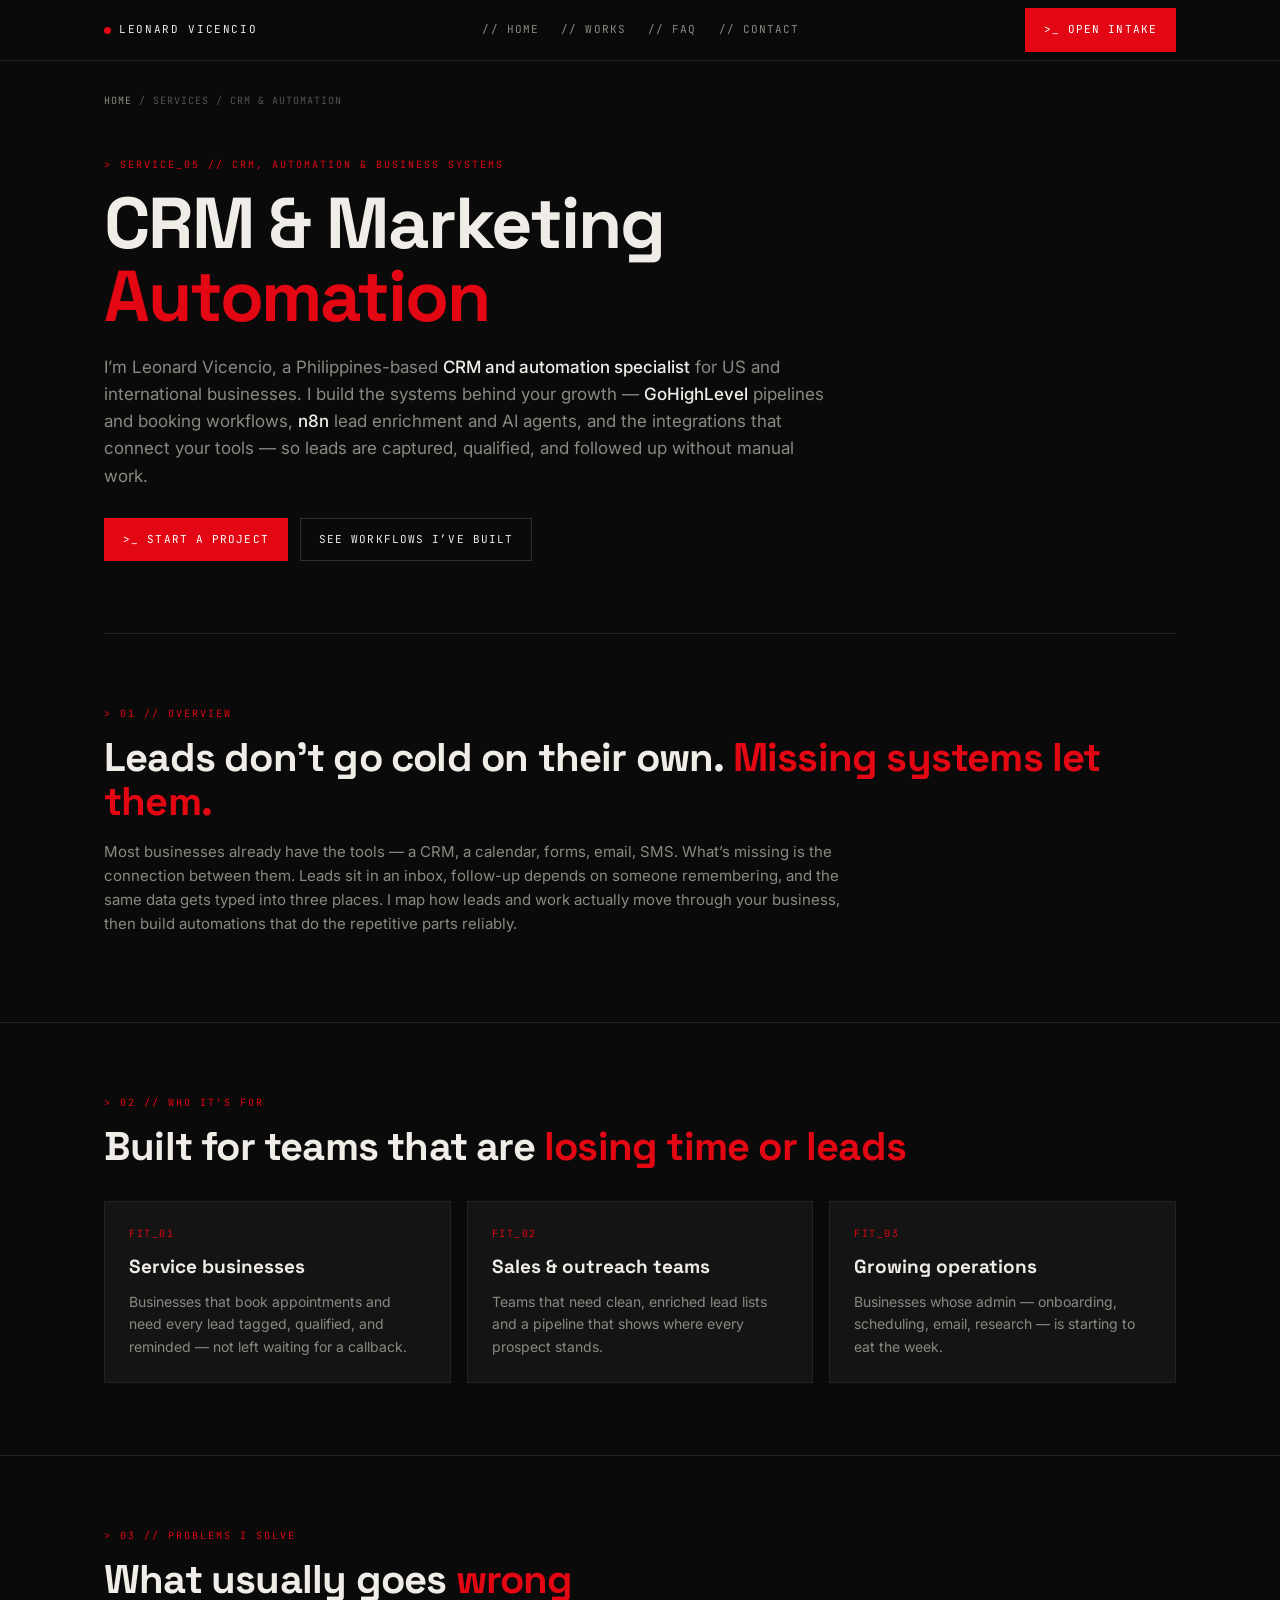
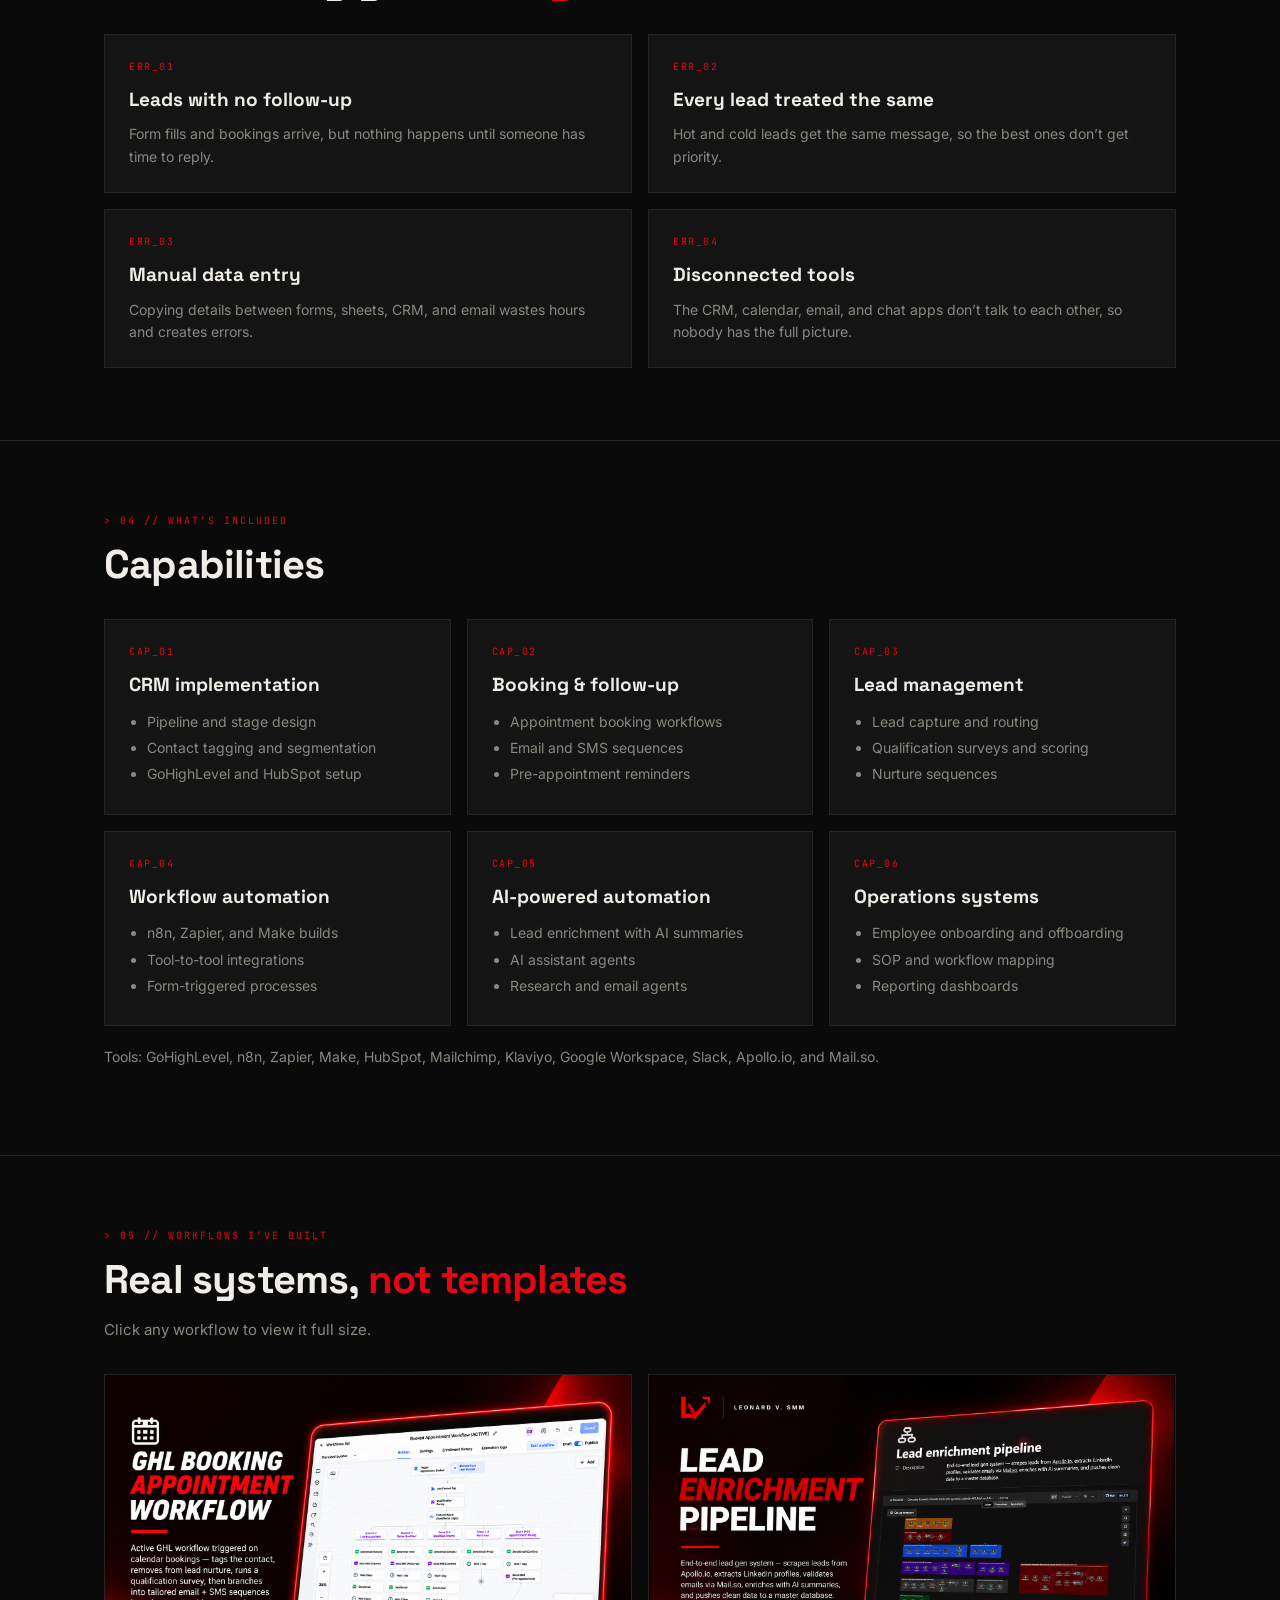
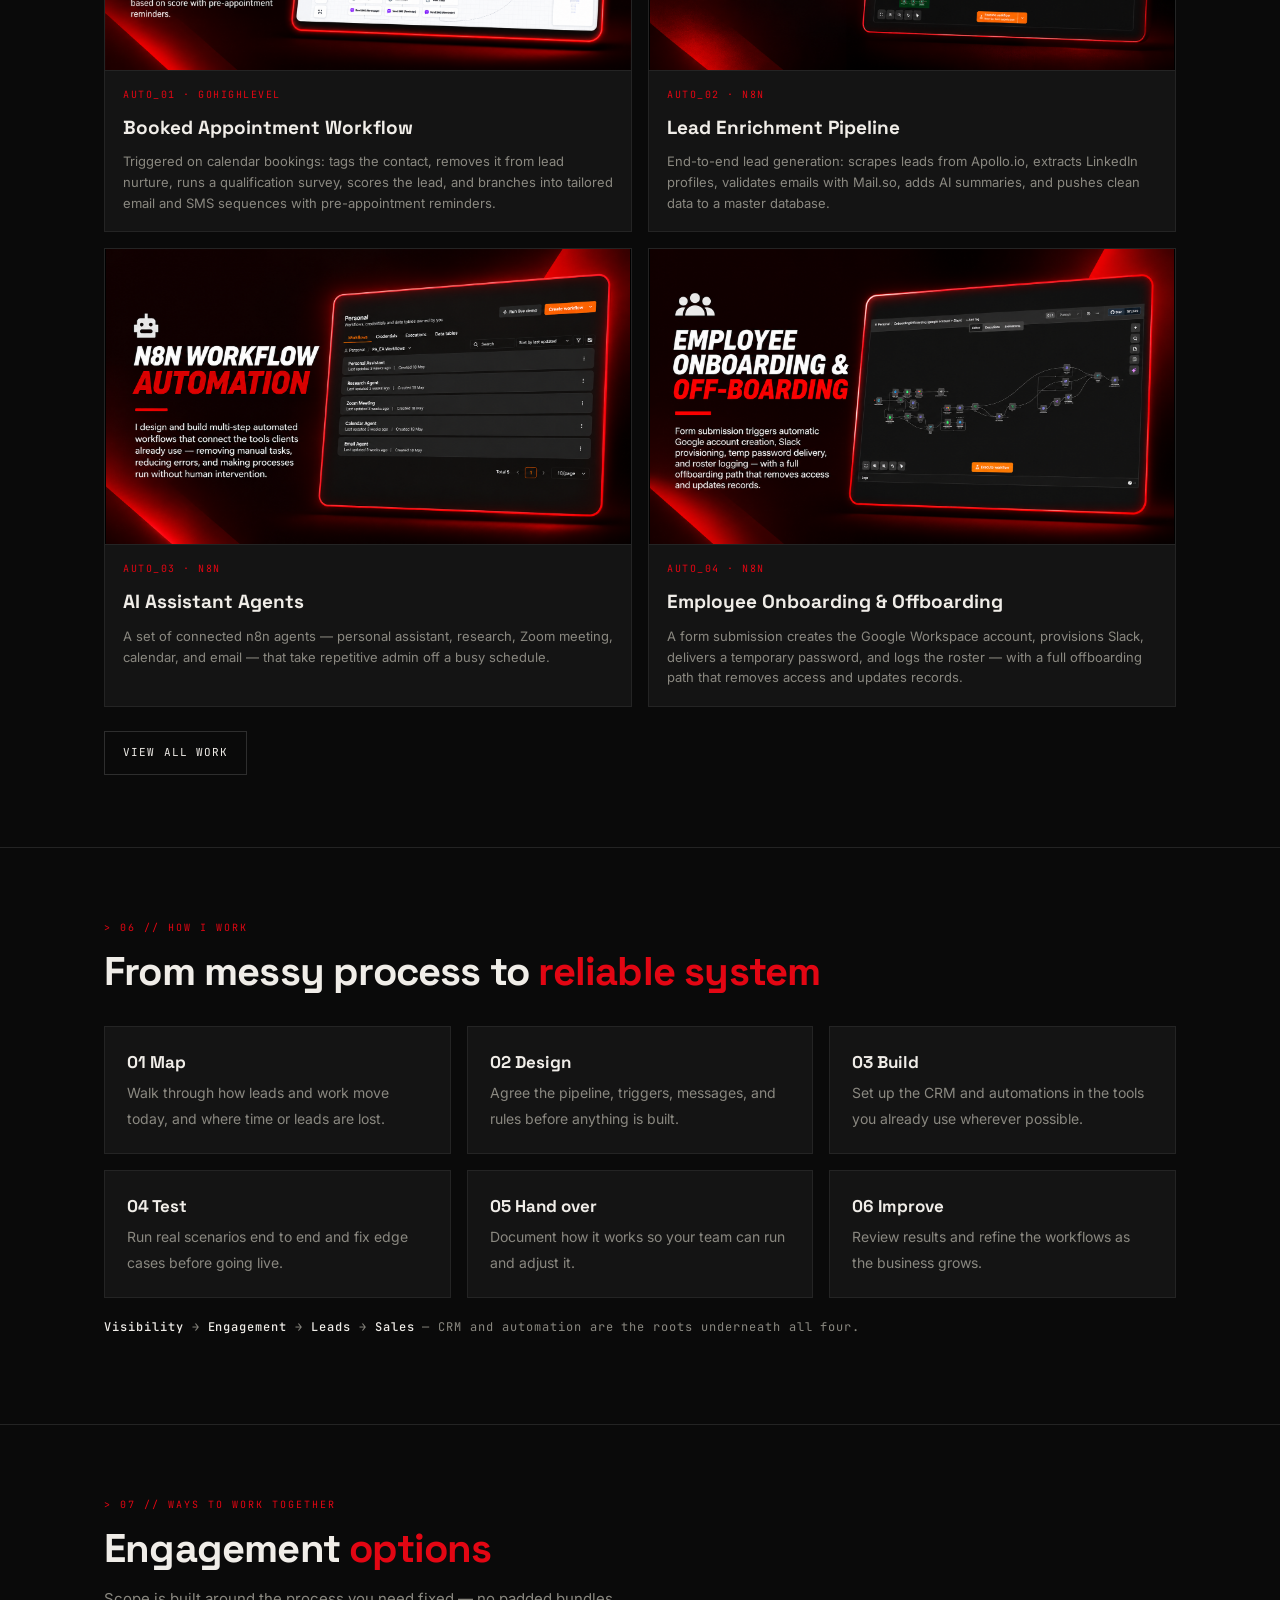
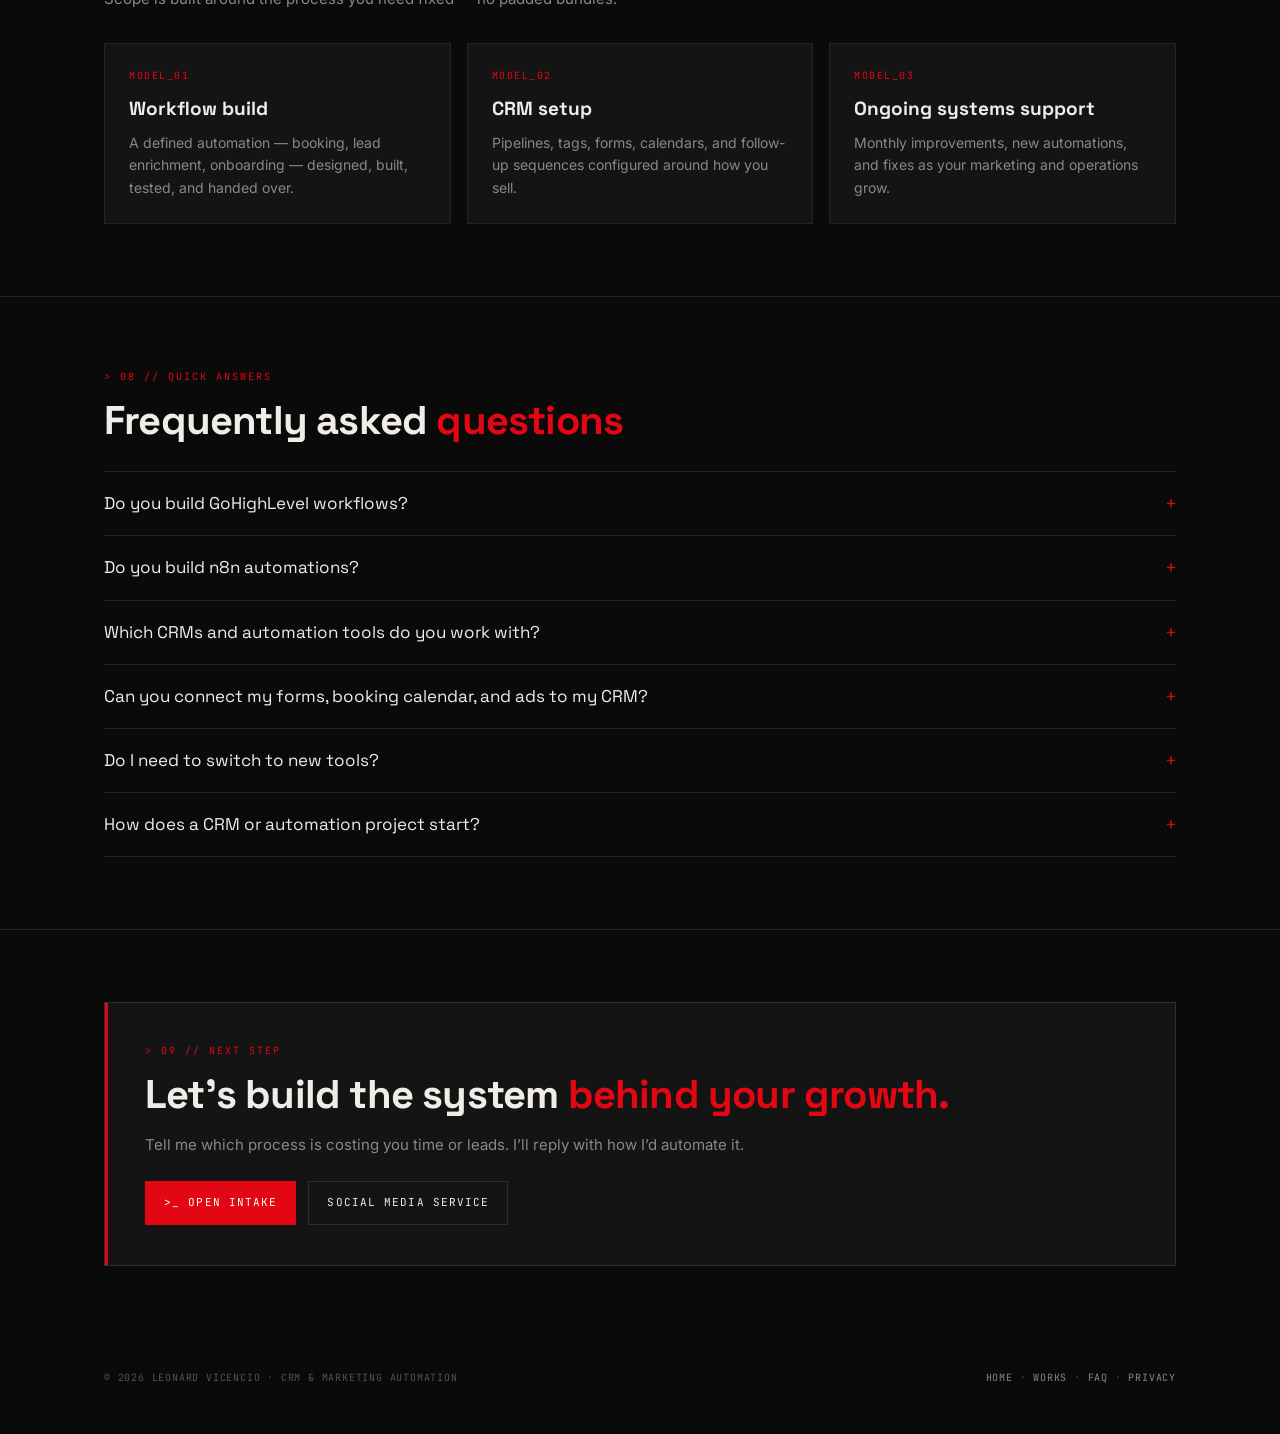
<file: services/crm-automation.html>
<!DOCTYPE html>
<html lang="en">
<head>
  <meta charset="UTF-8">
  <meta name="viewport" content="width=device-width, initial-scale=1.0">
  <title>CRM &amp; Marketing Automation | GoHighLevel &amp; n8n Specialist | Leonard Vicencio</title>
  <meta name="description" content="Leonard Vicencio builds CRM and marketing automation for US and international businesses: GoHighLevel pipelines and booking workflows, n8n lead enrichment, AI agents, and onboarding automation.">
  <meta name="author" content="Leonard Vicencio">
  <meta name="robots" content="index, follow, max-snippet:-1, max-image-preview:large, max-video-preview:-1">
  <meta name="theme-color" content="#0A0A0A">
  <link rel="canonical" href="https://leovicenciosmm.com/services/crm-automation">
  <meta property="og:type" content="website">
  <meta property="og:url" content="https://leovicenciosmm.com/services/crm-automation">
  <meta property="og:title" content="CRM &amp; Marketing Automation | Leonard Vicencio">
  <meta property="og:description" content="GoHighLevel pipelines and booking workflows, n8n lead enrichment, AI agents, and business automation for US and international businesses.">
  <meta property="og:image" content="https://leovicenciosmm.com/og-image.jpg">
  <meta property="og:site_name" content="Leonard Vicencio">
  <meta name="twitter:card" content="summary_large_image">
  <meta name="twitter:title" content="CRM &amp; Marketing Automation | Leonard Vicencio">
  <meta name="twitter:description" content="GoHighLevel pipelines and booking workflows, n8n lead enrichment, AI agents, and business automation for US and international businesses.">
  <link rel="preconnect" href="https://fonts.googleapis.com">
  <link rel="preconnect" href="https://fonts.gstatic.com" crossorigin>
  <link rel="stylesheet" href="https://fonts.googleapis.com/css2?family=Space+Grotesk:wght@400;500;600;700&family=Inter:wght@300;400;500&family=JetBrains+Mono:wght@400;500;700&display=swap">
  <script type="application/ld+json">
{
  "@context": "https://schema.org",
  "@graph": [
    {
      "@type": "Service",
      "@id": "https://leovicenciosmm.com/services/crm-automation#service",
      "name": "CRM & Marketing Automation",
      "serviceType": "CRM Implementation and Marketing Automation",
      "url": "https://leovicenciosmm.com/services/crm-automation",
      "description": "CRM implementation, GoHighLevel booking and follow-up workflows, n8n lead enrichment and AI agents, and business process automation for US and international businesses.",
      "provider": {
        "@id": "https://leovicenciosmm.com/#leonard-vicencio"
      },
      "areaServed": [
        "United States",
        "United Kingdom",
        "Australia",
        "Canada",
        "Worldwide"
      ],
      "availableChannel": {
        "@type": "ServiceChannel",
        "serviceUrl": "https://leovicenciosmm.com/#intake"
      },
      "hasOfferCatalog": {
        "@type": "OfferCatalog",
        "name": "CRM and automation services",
        "itemListElement": [
          {
            "@type": "Offer",
            "itemOffered": {
              "@type": "Service",
              "name": "CRM implementation and pipeline design (GoHighLevel, HubSpot)"
            }
          },
          {
            "@type": "Offer",
            "itemOffered": {
              "@type": "Service",
              "name": "Appointment booking and email and SMS follow-up workflows"
            }
          },
          {
            "@type": "Offer",
            "itemOffered": {
              "@type": "Service",
              "name": "Lead capture, qualification, scoring, and nurturing"
            }
          },
          {
            "@type": "Offer",
            "itemOffered": {
              "@type": "Service",
              "name": "n8n, Zapier, and Make workflow automation"
            }
          },
          {
            "@type": "Offer",
            "itemOffered": {
              "@type": "Service",
              "name": "AI-powered lead enrichment and assistant agents"
            }
          },
          {
            "@type": "Offer",
            "itemOffered": {
              "@type": "Service",
              "name": "Employee onboarding and offboarding automation"
            }
          }
        ]
      }
    },
    {
      "@type": "Person",
      "@id": "https://leovicenciosmm.com/#leonard-vicencio",
      "name": "Leonard Vicencio",
      "alternateName": "Leo Vicencio",
      "url": "https://leovicenciosmm.com/",
      "jobTitle": "Digital Marketing Strategist, Social Media Manager, and CRM & Automation Specialist"
    },
    {
      "@type": "BreadcrumbList",
      "itemListElement": [
        {
          "@type": "ListItem",
          "position": 1,
          "name": "Home",
          "item": "https://leovicenciosmm.com/"
        },
        {
          "@type": "ListItem",
          "position": 2,
          "name": "Services",
          "item": "https://leovicenciosmm.com/services/crm-automation"
        },
        {
          "@type": "ListItem",
          "position": 3,
          "name": "CRM & Automation",
          "item": "https://leovicenciosmm.com/services/crm-automation"
        }
      ]
    },
    {
      "@type": "FAQPage",
      "mainEntity": [
        {
          "@type": "Question",
          "name": "Do you build GoHighLevel workflows?",
          "acceptedAnswer": {
            "@type": "Answer",
            "text": "Yes. Leonard builds GoHighLevel pipelines, booking and appointment workflows, lead scoring with conditional logic, and tailored email and SMS follow-up sequences with reminders."
          }
        },
        {
          "@type": "Question",
          "name": "Do you build n8n automations?",
          "acceptedAnswer": {
            "@type": "Answer",
            "text": "Yes. Leonard builds n8n workflows for lead enrichment (Apollo.io, LinkedIn, Mail.so, AI summaries), AI assistant agents, and employee onboarding and offboarding across Google Workspace and Slack."
          }
        },
        {
          "@type": "Question",
          "name": "Which CRMs and automation tools do you work with?",
          "acceptedAnswer": {
            "@type": "Answer",
            "text": "GoHighLevel, HubSpot, n8n, Zapier, and Make, plus the tools they connect to, such as Mailchimp, Klaviyo, Google Workspace, Slack, Apollo.io, and Mail.so."
          }
        },
        {
          "@type": "Question",
          "name": "Can you connect my forms, booking calendar, and ads to my CRM?",
          "acceptedAnswer": {
            "@type": "Answer",
            "text": "Yes. Lead capture is the starting point of most systems Leonard builds: forms, booking calendars, and ad leads flow into the CRM, get tagged and scored, and trigger the right follow-up automatically."
          }
        },
        {
          "@type": "Question",
          "name": "Do I need to switch to new tools?",
          "acceptedAnswer": {
            "@type": "Answer",
            "text": "Usually not. Leonard builds around the tools a business already uses wherever possible, and only recommends a change when the current setup can't do what the business needs."
          }
        },
        {
          "@type": "Question",
          "name": "How does a CRM or automation project start?",
          "acceptedAnswer": {
            "@type": "Answer",
            "text": "It starts with the project intake form on leovicenciosmm.com, followed by a walkthrough of the current process. From there Leonard proposes the workflow, the tools, and the scope before anything is built."
          }
        }
      ]
    }
  ]
}
  </script>
  <style>
    :root {
      --bg: #0A0A0A; --surface: #141414; --surface2: #1C1C1C;
      --border: #242424; --border2: #2E2E2E;
      --text: #F0EDE8; --text2: #8A8880; --text3: #555250;
      --red: #E30613; --red2: #B8050F;
      --font-display: 'Space Grotesk', Arial, sans-serif;
      --font-body: 'Inter', Arial, sans-serif;
      --font-mono: 'JetBrains Mono', monospace;
    }
    * { box-sizing: border-box; }
    html { scroll-behavior: smooth; }
    body { margin: 0; background: var(--bg); color: var(--text); font-family: var(--font-body); line-height: 1.6; }
    a { color: inherit; }
    .wrap { max-width: 1120px; margin: 0 auto; padding: 0 24px; }

    .top { position: sticky; top: 0; z-index: 10; background: rgba(10,10,10,.92); backdrop-filter: blur(8px); border-bottom: 1px solid var(--border); }
    .top .wrap { display: flex; align-items: center; justify-content: space-between; height: 60px; gap: 16px; }
    .brand { font-family: var(--font-mono); font-size: 11px; letter-spacing: .15em; text-decoration: none; display: flex; align-items: center; gap: 8px; }
    .brand::before { content: ''; width: 7px; height: 7px; border-radius: 50%; background: var(--red); }
    .nav { display: flex; gap: 22px; font-family: var(--font-mono); font-size: 11px; letter-spacing: .1em; }
    .nav a { text-decoration: none; color: var(--text2); }
    .nav a:hover { color: var(--text); }
    .btn { display: inline-block; background: var(--red); color: #fff; text-decoration: none; font-family: var(--font-mono); font-size: 11px; letter-spacing: .1em; padding: 12px 18px; border: 1px solid var(--red); }
    .btn:hover { background: var(--red2); }
    .btn--ghost { background: transparent; color: var(--text); border-color: var(--border2); }
    .btn--ghost:hover { background: var(--surface); border-color: var(--red); }

    .crumbs { font-family: var(--font-mono); font-size: 10px; color: var(--text3); letter-spacing: .1em; padding-top: 32px; }
    .crumbs a { text-decoration: none; color: var(--text2); }

    .hero { padding: 48px 0 72px; border-bottom: 1px solid var(--border); }
    .eyebrow { font-family: var(--font-mono); font-size: 10px; color: var(--red); letter-spacing: .2em; margin-bottom: 14px; }
    h1 { font-family: var(--font-display); font-size: clamp(36px, 6vw, 72px); line-height: 1.02; letter-spacing: -.03em; margin: 0 0 20px; }
    h1 span, h2 span { color: var(--red); }
    .lead { font-size: 17px; color: var(--text2); max-width: 720px; margin: 0 0 28px; }
    .lead strong { color: var(--text); font-weight: 500; }
    .actions { display: flex; flex-wrap: wrap; gap: 12px; }

    section { padding: 72px 0; border-bottom: 1px solid var(--border); }
    h2 { font-family: var(--font-display); font-size: clamp(26px, 3.4vw, 40px); letter-spacing: -.02em; line-height: 1.1; margin: 0 0 16px; }
    h3 { font-family: var(--font-display); font-size: 19px; margin: 0 0 8px; }
    p { margin: 0 0 14px; }
    .muted { color: var(--text2); }
    .intro { max-width: 760px; color: var(--text2); font-size: 15px; }

    .grid { display: grid; gap: 16px; margin-top: 32px; }
    .grid > *, .steps > * { min-width: 0; }
    .grid--3 { grid-template-columns: repeat(3, 1fr); }
    .grid--2 { grid-template-columns: repeat(2, 1fr); }
    .card { background: var(--surface); border: 1px solid var(--border); padding: 24px; position: relative; }
    .card::before { content: ''; position: absolute; top: 0; left: 0; width: 3px; height: 100%; background: var(--red); opacity: 0; transition: opacity .2s; }
    .card:hover::before { opacity: 1; }
    .code { font-family: var(--font-mono); font-size: 10px; color: var(--red); letter-spacing: .15em; display: block; margin-bottom: 10px; }
    .card p { color: var(--text2); font-size: 14px; margin: 0; }
    .card ul { margin: 10px 0 0; padding-left: 18px; color: var(--text2); font-size: 14px; }
    .card li { margin-bottom: 4px; }

    .steps { counter-reset: step; list-style: none; padding: 0; margin: 32px 0 0; display: grid; grid-template-columns: repeat(3, 1fr); gap: 16px; }
    .steps li { background: var(--surface); border: 1px solid var(--border); padding: 22px; }
    .steps img { width: 44px; height: 44px; object-fit: contain; display: block; margin-bottom: 12px; }
    .steps b { font-family: var(--font-display); font-size: 17px; display: block; margin-bottom: 4px; }
    .steps span { color: var(--text2); font-size: 14px; }
    .flow { font-family: var(--font-mono); font-size: 12px; color: var(--text2); letter-spacing: .08em; margin-top: 20px; }
    .flow strong { color: var(--text); font-weight: 500; }

    .work { display: grid; grid-template-columns: repeat(2, 1fr); gap: 16px; margin-top: 32px; }
    .work a { display: block; min-width: 0; overflow: hidden; background: var(--surface); border: 1px solid var(--border); text-decoration: none; transition: border-color .2s; }
    .work a:hover { border-color: var(--red); }
    .work img { width: 100%; max-width: 100%; height: auto; aspect-ratio: 16 / 10; object-fit: cover; object-position: top; display: block; border-bottom: 1px solid var(--border); background: var(--bg); }
    .work--fit img { object-fit: contain; aspect-ratio: 16 / 9; background: #000; }
    .work .meta { padding: 16px 18px 18px; }
    .work .meta p { color: var(--text2); font-size: 13px; margin: 4px 0 0; }

    .cases { list-style: none; padding: 0; margin: 28px 0 0; border-top: 1px solid var(--border); }
    .cases li { display: flex; justify-content: space-between; gap: 16px; padding: 16px 0; border-bottom: 1px solid var(--border); flex-wrap: wrap; }
    .cases b { font-family: var(--font-display); font-weight: 600; }
    .cases span { color: var(--text2); font-size: 14px; }

    details { border-bottom: 1px solid var(--border); padding: 18px 0; }
    details:first-of-type { border-top: 1px solid var(--border); margin-top: 28px; }
    summary { cursor: pointer; font-family: var(--font-display); font-size: 17px; list-style: none; display: flex; justify-content: space-between; gap: 16px; }
    summary::-webkit-details-marker { display: none; }
    summary::after { content: '+'; color: var(--red); font-family: var(--font-mono); }
    details[open] summary::after { content: '\2212'; }
    details p { color: var(--text2); margin: 12px 0 0; max-width: 820px; font-size: 15px; }

    .cta { text-align: left; border-bottom: 0; }
    .cta .box { background: var(--surface); border: 1px solid var(--border2); padding: 40px; position: relative; }
    .cta .box::before { content: ''; position: absolute; top: 0; left: 0; width: 3px; height: 100%; background: var(--red); }

    footer { padding: 32px 0 48px; font-family: var(--font-mono); font-size: 10px; color: var(--text3); letter-spacing: .08em; }
    footer .wrap { display: flex; flex-wrap: wrap; gap: 14px 24px; justify-content: space-between; }
    footer a { text-decoration: none; color: var(--text2); }

    @media (max-width: 860px) {
      .grid--3, .steps { grid-template-columns: 1fr 1fr; }
      .nav { display: none; }
    }
    @media (max-width: 600px) {
      .grid--3, .grid--2, .steps, .work { grid-template-columns: 1fr; }
      .cta .box { padding: 26px; }
    }
    @media (prefers-reduced-motion: reduce) { html { scroll-behavior: auto; } }
  </style>
</head>
<body>
  <header class="top">
    <div class="wrap">
      <a class="brand" href="/">LEONARD VICENCIO</a>
      <nav class="nav" aria-label="Main">
        <a href="/">// HOME</a>
        <a href="/works">// WORKS</a>
        <a href="/#faq">// FAQ</a>
        <a href="/#contact">// CONTACT</a>
      </nav>
      <a class="btn" href="/#intake">&gt;_ OPEN INTAKE</a>
    </div>
  </header>

  <main>
    <div class="wrap">
      <nav class="crumbs" aria-label="Breadcrumb"><a href="/">HOME</a> / SERVICES / CRM &amp; AUTOMATION</nav>

      <div class="hero">
        <div class="eyebrow">&gt; SERVICE_05 // CRM, AUTOMATION &amp; BUSINESS SYSTEMS</div>
        <h1>CRM &amp; Marketing<br><span>Automation</span></h1>
        <p class="lead">I&rsquo;m Leonard Vicencio, a Philippines-based <strong>CRM and automation specialist</strong> for US and international businesses. I build the systems behind your growth &mdash; <strong>GoHighLevel</strong> pipelines and booking workflows, <strong>n8n</strong> lead enrichment and AI agents, and the integrations that connect your tools &mdash; so leads are captured, qualified, and followed up without manual work.</p>
        <div class="actions">
          <a class="btn" href="/#intake">&gt;_ START A PROJECT</a>
          <a class="btn btn--ghost" href="#work">SEE WORKFLOWS I&rsquo;VE BUILT</a>
        </div>
      </div>
    </div>

    <section aria-labelledby="value-title">
      <div class="wrap">
        <div class="eyebrow">&gt; 01 // OVERVIEW</div>
        <h2 id="value-title">Leads don&rsquo;t go cold on their own. <span>Missing systems let them.</span></h2>
        <p class="intro">Most businesses already have the tools &mdash; a CRM, a calendar, forms, email, SMS. What&rsquo;s missing is the connection between them. Leads sit in an inbox, follow-up depends on someone remembering, and the same data gets typed into three places. I map how leads and work actually move through your business, then build automations that do the repetitive parts reliably.</p>
      </div>
    </section>

    <section aria-labelledby="who-title">
      <div class="wrap">
        <div class="eyebrow">&gt; 02 // WHO IT&rsquo;S FOR</div>
        <h2 id="who-title">Built for teams that are <span>losing time or leads</span></h2>
        <div class="grid grid--3">
          <div class="card"><span class="code">FIT_01</span><h3>Service businesses</h3><p>Businesses that book appointments and need every lead tagged, qualified, and reminded &mdash; not left waiting for a callback.</p></div>
          <div class="card"><span class="code">FIT_02</span><h3>Sales &amp; outreach teams</h3><p>Teams that need clean, enriched lead lists and a pipeline that shows where every prospect stands.</p></div>
          <div class="card"><span class="code">FIT_03</span><h3>Growing operations</h3><p>Businesses whose admin &mdash; onboarding, scheduling, email, research &mdash; is starting to eat the week.</p></div>
        </div>
      </div>
    </section>

    <section aria-labelledby="problems-title">
      <div class="wrap">
        <div class="eyebrow">&gt; 03 // PROBLEMS I SOLVE</div>
        <h2 id="problems-title">What usually goes <span>wrong</span></h2>
        <div class="grid grid--2">
          <div class="card"><span class="code">ERR_01</span><h3>Leads with no follow-up</h3><p>Form fills and bookings arrive, but nothing happens until someone has time to reply.</p></div>
          <div class="card"><span class="code">ERR_02</span><h3>Every lead treated the same</h3><p>Hot and cold leads get the same message, so the best ones don&rsquo;t get priority.</p></div>
          <div class="card"><span class="code">ERR_03</span><h3>Manual data entry</h3><p>Copying details between forms, sheets, CRM, and email wastes hours and creates errors.</p></div>
          <div class="card"><span class="code">ERR_04</span><h3>Disconnected tools</h3><p>The CRM, calendar, email, and chat apps don&rsquo;t talk to each other, so nobody has the full picture.</p></div>
        </div>
      </div>
    </section>

    <section aria-labelledby="cap-title">
      <div class="wrap">
        <div class="eyebrow">&gt; 04 // WHAT&rsquo;S INCLUDED</div>
        <h2 id="cap-title">Capabilities</h2>
        <div class="grid grid--3">
          <div class="card"><span class="code">CAP_01</span><h3>CRM implementation</h3><ul><li>Pipeline and stage design</li><li>Contact tagging and segmentation</li><li>GoHighLevel and HubSpot setup</li></ul></div>
          <div class="card"><span class="code">CAP_02</span><h3>Booking &amp; follow-up</h3><ul><li>Appointment booking workflows</li><li>Email and SMS sequences</li><li>Pre-appointment reminders</li></ul></div>
          <div class="card"><span class="code">CAP_03</span><h3>Lead management</h3><ul><li>Lead capture and routing</li><li>Qualification surveys and scoring</li><li>Nurture sequences</li></ul></div>
          <div class="card"><span class="code">CAP_04</span><h3>Workflow automation</h3><ul><li>n8n, Zapier, and Make builds</li><li>Tool-to-tool integrations</li><li>Form-triggered processes</li></ul></div>
          <div class="card"><span class="code">CAP_05</span><h3>AI-powered automation</h3><ul><li>Lead enrichment with AI summaries</li><li>AI assistant agents</li><li>Research and email agents</li></ul></div>
          <div class="card"><span class="code">CAP_06</span><h3>Operations systems</h3><ul><li>Employee onboarding and offboarding</li><li>SOP and workflow mapping</li><li>Reporting dashboards</li></ul></div>
        </div>
        <p class="muted" style="margin-top:20px;font-size:14px;">Tools: GoHighLevel, n8n, Zapier, Make, HubSpot, Mailchimp, Klaviyo, Google Workspace, Slack, Apollo.io, and Mail.so.</p>
      </div>
    </section>

    <section id="work" aria-labelledby="work-title">
      <div class="wrap">
        <div class="eyebrow">&gt; 05 // WORKFLOWS I&rsquo;VE BUILT</div>
        <h2 id="work-title">Real systems, <span>not templates</span></h2>
        <p class="intro">Click any workflow to view it full size.</p>
        <div class="work work--fit">
          <a href="/showcase/1795633399523_image.png" target="_blank" rel="noopener noreferrer">
            <img src="/showcase/1795633399523_image.png" alt="GoHighLevel booked appointment workflow" loading="lazy" width="1280" height="720">
            <div class="meta"><span class="code">AUTO_01 &middot; GOHIGHLEVEL</span><h3>Booked Appointment Workflow</h3><p>Triggered on calendar bookings: tags the contact, removes it from lead nurture, runs a qualification survey, scores the lead, and branches into tailored email and SMS sequences with pre-appointment reminders.</p></div>
          </a>
          <a href="/showcase/1795633380860_image.png" target="_blank" rel="noopener noreferrer">
            <img src="/showcase/1795633380860_image.png" alt="n8n lead enrichment pipeline" loading="lazy" width="1280" height="720">
            <div class="meta"><span class="code">AUTO_02 &middot; N8N</span><h3>Lead Enrichment Pipeline</h3><p>End-to-end lead generation: scrapes leads from Apollo.io, extracts LinkedIn profiles, validates emails with Mail.so, adds AI summaries, and pushes clean data to a master database.</p></div>
          </a>
          <a href="/showcase/1795633388449_image.png" target="_blank" rel="noopener noreferrer">
            <img src="/showcase/1795633388449_image.png" alt="n8n AI agent workflows" loading="lazy" width="1280" height="720">
            <div class="meta"><span class="code">AUTO_03 &middot; N8N</span><h3>AI Assistant Agents</h3><p>A set of connected n8n agents &mdash; personal assistant, research, Zoom meeting, calendar, and email &mdash; that take repetitive admin off a busy schedule.</p></div>
          </a>
          <a href="/showcase/1795633393306_image.png" target="_blank" rel="noopener noreferrer">
            <img src="/showcase/1795633393306_image.png" alt="n8n employee onboarding and offboarding workflow" loading="lazy" width="1280" height="720">
            <div class="meta"><span class="code">AUTO_04 &middot; N8N</span><h3>Employee Onboarding &amp; Offboarding</h3><p>A form submission creates the Google Workspace account, provisions Slack, delivers a temporary password, and logs the roster &mdash; with a full offboarding path that removes access and updates records.</p></div>
          </a>
        </div>
        <div class="actions" style="margin-top:24px;">
          <a class="btn btn--ghost" href="/works">VIEW ALL WORK</a>
        </div>
      </div>
    </section>

    <section aria-labelledby="method-title">
      <div class="wrap">
        <div class="eyebrow">&gt; 06 // HOW I WORK</div>
        <h2 id="method-title">From messy process to <span>reliable system</span></h2>
        <ol class="steps">
          <li><b>01 Map</b><span>Walk through how leads and work move today, and where time or leads are lost.</span></li>
          <li><b>02 Design</b><span>Agree the pipeline, triggers, messages, and rules before anything is built.</span></li>
          <li><b>03 Build</b><span>Set up the CRM and automations in the tools you already use wherever possible.</span></li>
          <li><b>04 Test</b><span>Run real scenarios end to end and fix edge cases before going live.</span></li>
          <li><b>05 Hand over</b><span>Document how it works so your team can run and adjust it.</span></li>
          <li><b>06 Improve</b><span>Review results and refine the workflows as the business grows.</span></li>
        </ol>
        <p class="flow"><strong>Visibility</strong> &rarr; <strong>Engagement</strong> &rarr; <strong>Leads</strong> &rarr; <strong>Sales</strong> &mdash; CRM and automation are the roots underneath all four.</p>
      </div>
    </section>

    <section aria-labelledby="models-title">
      <div class="wrap">
        <div class="eyebrow">&gt; 07 // WAYS TO WORK TOGETHER</div>
        <h2 id="models-title">Engagement <span>options</span></h2>
        <p class="intro">Scope is built around the process you need fixed &mdash; no padded bundles.</p>
        <div class="grid grid--3">
          <div class="card"><span class="code">MODEL_01</span><h3>Workflow build</h3><p>A defined automation &mdash; booking, lead enrichment, onboarding &mdash; designed, built, tested, and handed over.</p></div>
          <div class="card"><span class="code">MODEL_02</span><h3>CRM setup</h3><p>Pipelines, tags, forms, calendars, and follow-up sequences configured around how you sell.</p></div>
          <div class="card"><span class="code">MODEL_03</span><h3>Ongoing systems support</h3><p>Monthly improvements, new automations, and fixes as your marketing and operations grow.</p></div>
        </div>
      </div>
    </section>

    <section aria-labelledby="faq-title">
      <div class="wrap">
        <div class="eyebrow">&gt; 08 // QUICK ANSWERS</div>
        <h2 id="faq-title">Frequently asked <span>questions</span></h2>
        <details><summary>Do you build GoHighLevel workflows?</summary><p>Yes. I build GoHighLevel pipelines, booking and appointment workflows, lead scoring with conditional logic, and tailored email and SMS follow-up sequences with reminders.</p></details>
        <details><summary>Do you build n8n automations?</summary><p>Yes. I build n8n workflows for lead enrichment (Apollo.io, LinkedIn, Mail.so, AI summaries), AI assistant agents, and employee onboarding and offboarding across Google Workspace and Slack.</p></details>
        <details><summary>Which CRMs and automation tools do you work with?</summary><p>GoHighLevel, HubSpot, n8n, Zapier, and Make, plus the tools they connect to, such as Mailchimp, Klaviyo, Google Workspace, Slack, Apollo.io, and Mail.so.</p></details>
        <details><summary>Can you connect my forms, booking calendar, and ads to my CRM?</summary><p>Yes. Lead capture is the starting point of most systems I build: forms, booking calendars, and ad leads flow into the CRM, get tagged and scored, and trigger the right follow-up automatically.</p></details>
        <details><summary>Do I need to switch to new tools?</summary><p>Usually not. I build around the tools you already use wherever possible, and only recommend a change when the current setup can&rsquo;t do what the business needs.</p></details>
        <details><summary>How does a CRM or automation project start?</summary><p>It starts with the <a href="/#intake">project intake form</a>, followed by a walkthrough of your current process. From there I propose the workflow, the tools, and the scope before anything is built.</p></details>
      </div>
    </section>

    <section class="cta" aria-labelledby="cta-title">
      <div class="wrap">
        <div class="box">
          <div class="eyebrow">&gt; 09 // NEXT STEP</div>
          <h2 id="cta-title">Let&rsquo;s build the system <span>behind your growth.</span></h2>
          <p class="intro" style="margin-bottom:24px;">Tell me which process is costing you time or leads. I&rsquo;ll reply with how I&rsquo;d automate it.</p>
          <div class="actions">
            <a class="btn" href="/#intake">&gt;_ OPEN INTAKE</a>
            <a class="btn btn--ghost" href="/services/social-media-marketing">SOCIAL MEDIA SERVICE</a>
          </div>
        </div>
      </div>
    </section>
  </main>

  <footer>
    <div class="wrap">
      <span>&copy; 2026 LEONARD VICENCIO &middot; CRM &amp; MARKETING AUTOMATION</span>
      <span><a href="/">HOME</a> &middot; <a href="/works">WORKS</a> &middot; <a href="/#faq">FAQ</a> &middot; <a href="/privacy-policy">PRIVACY</a></span>
    </div>
  </footer>
</body>
</html>
</file>
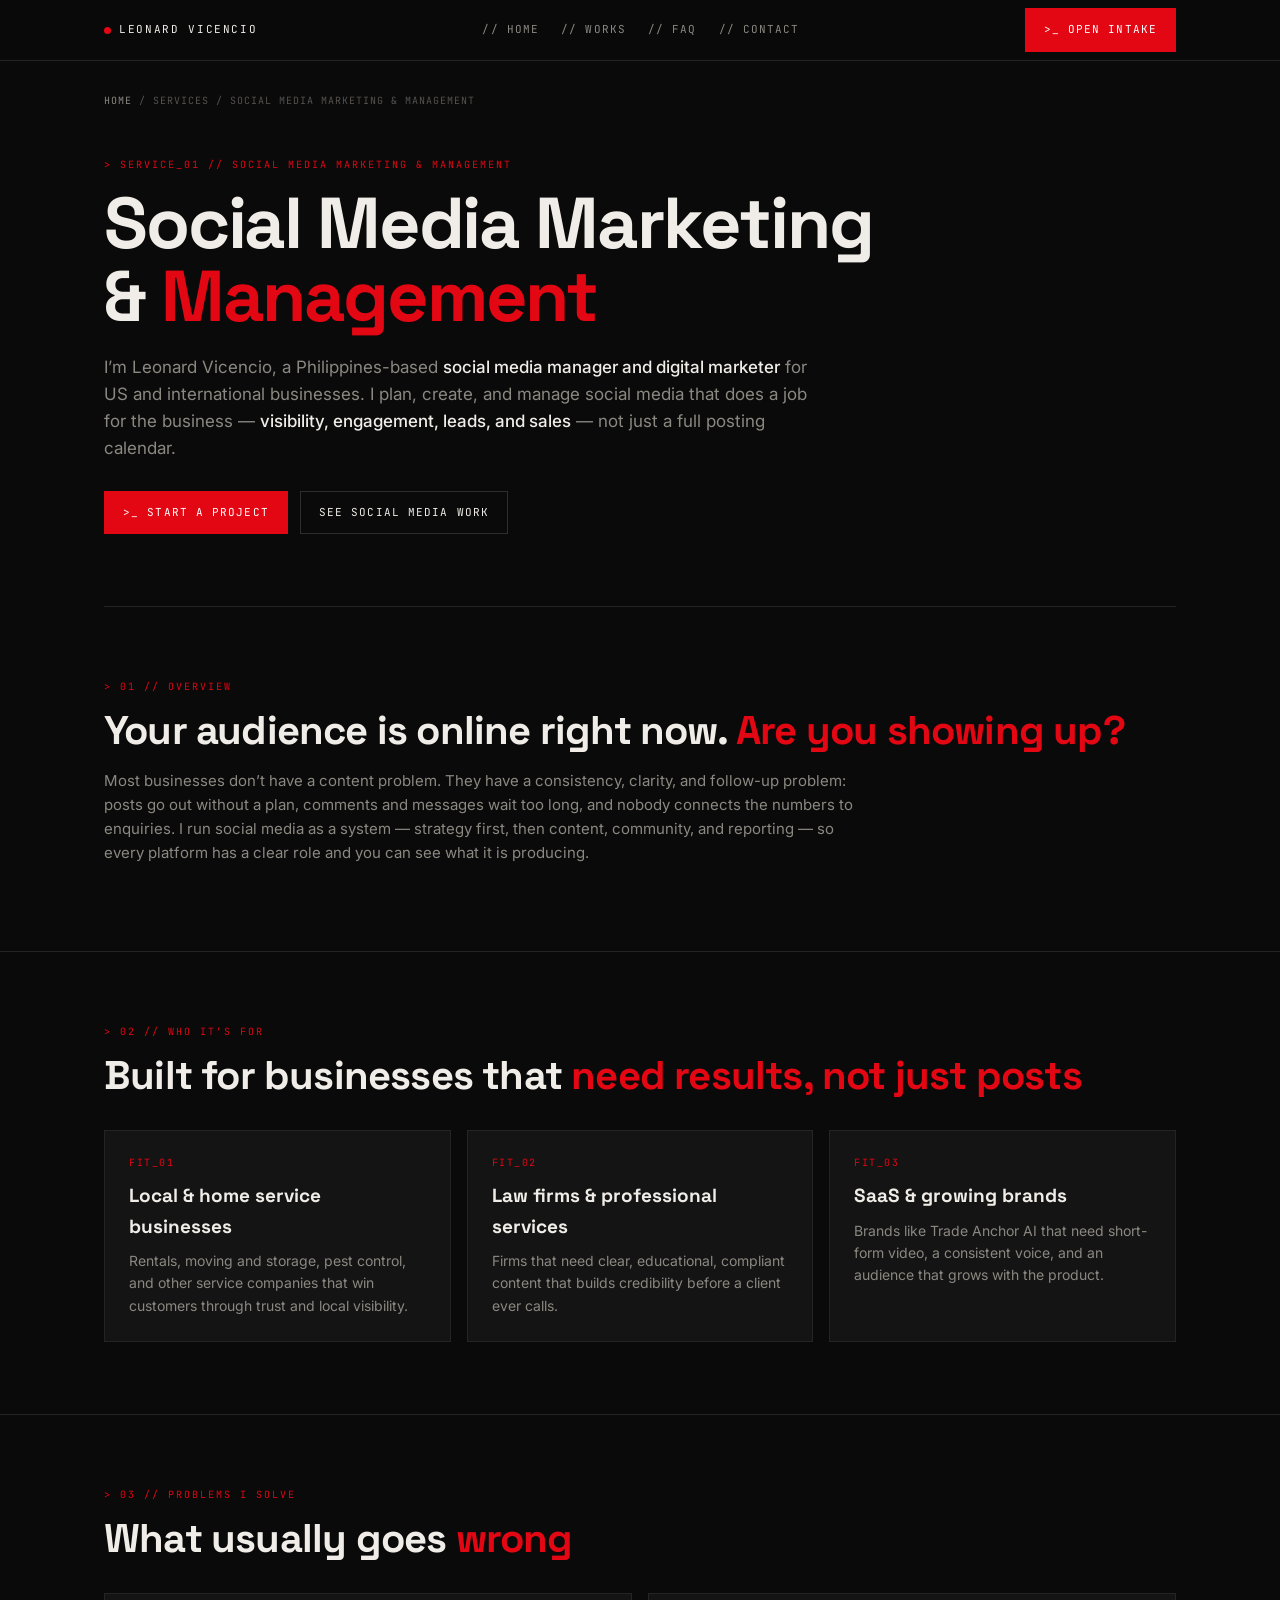
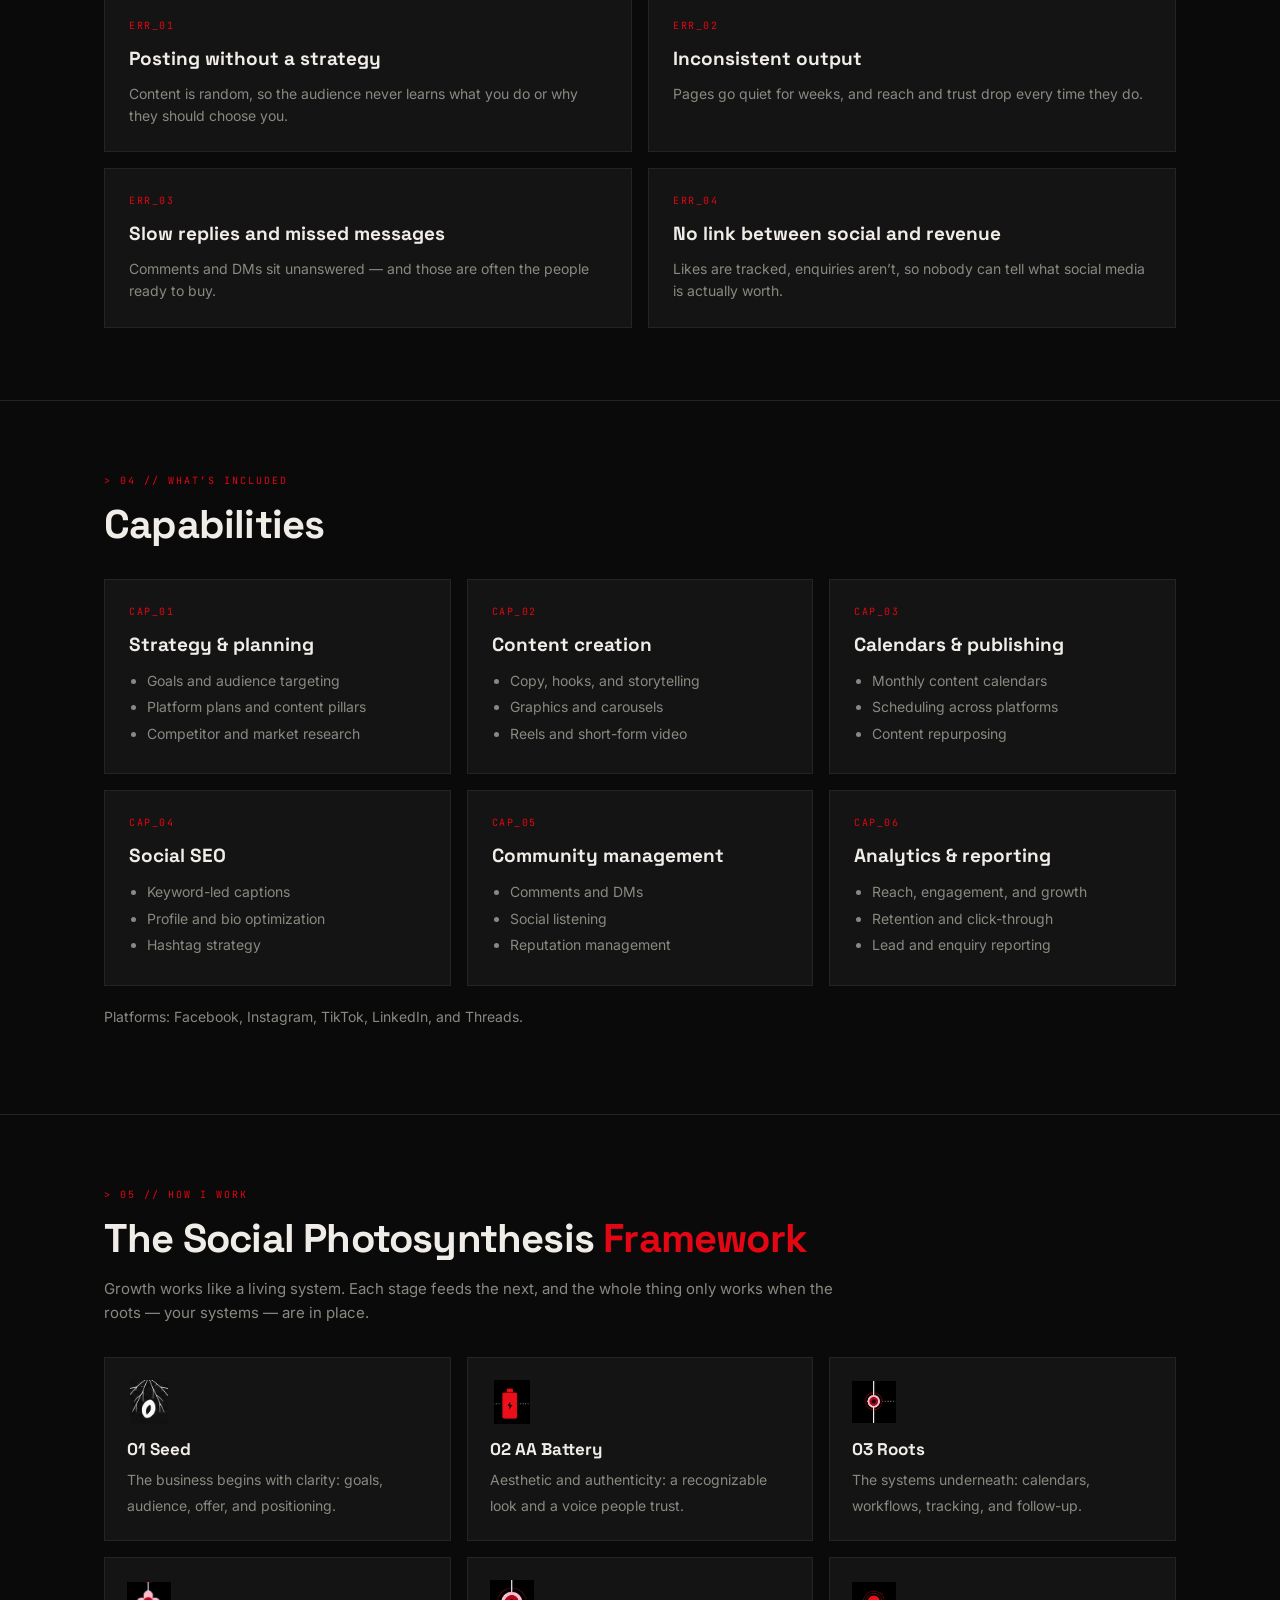
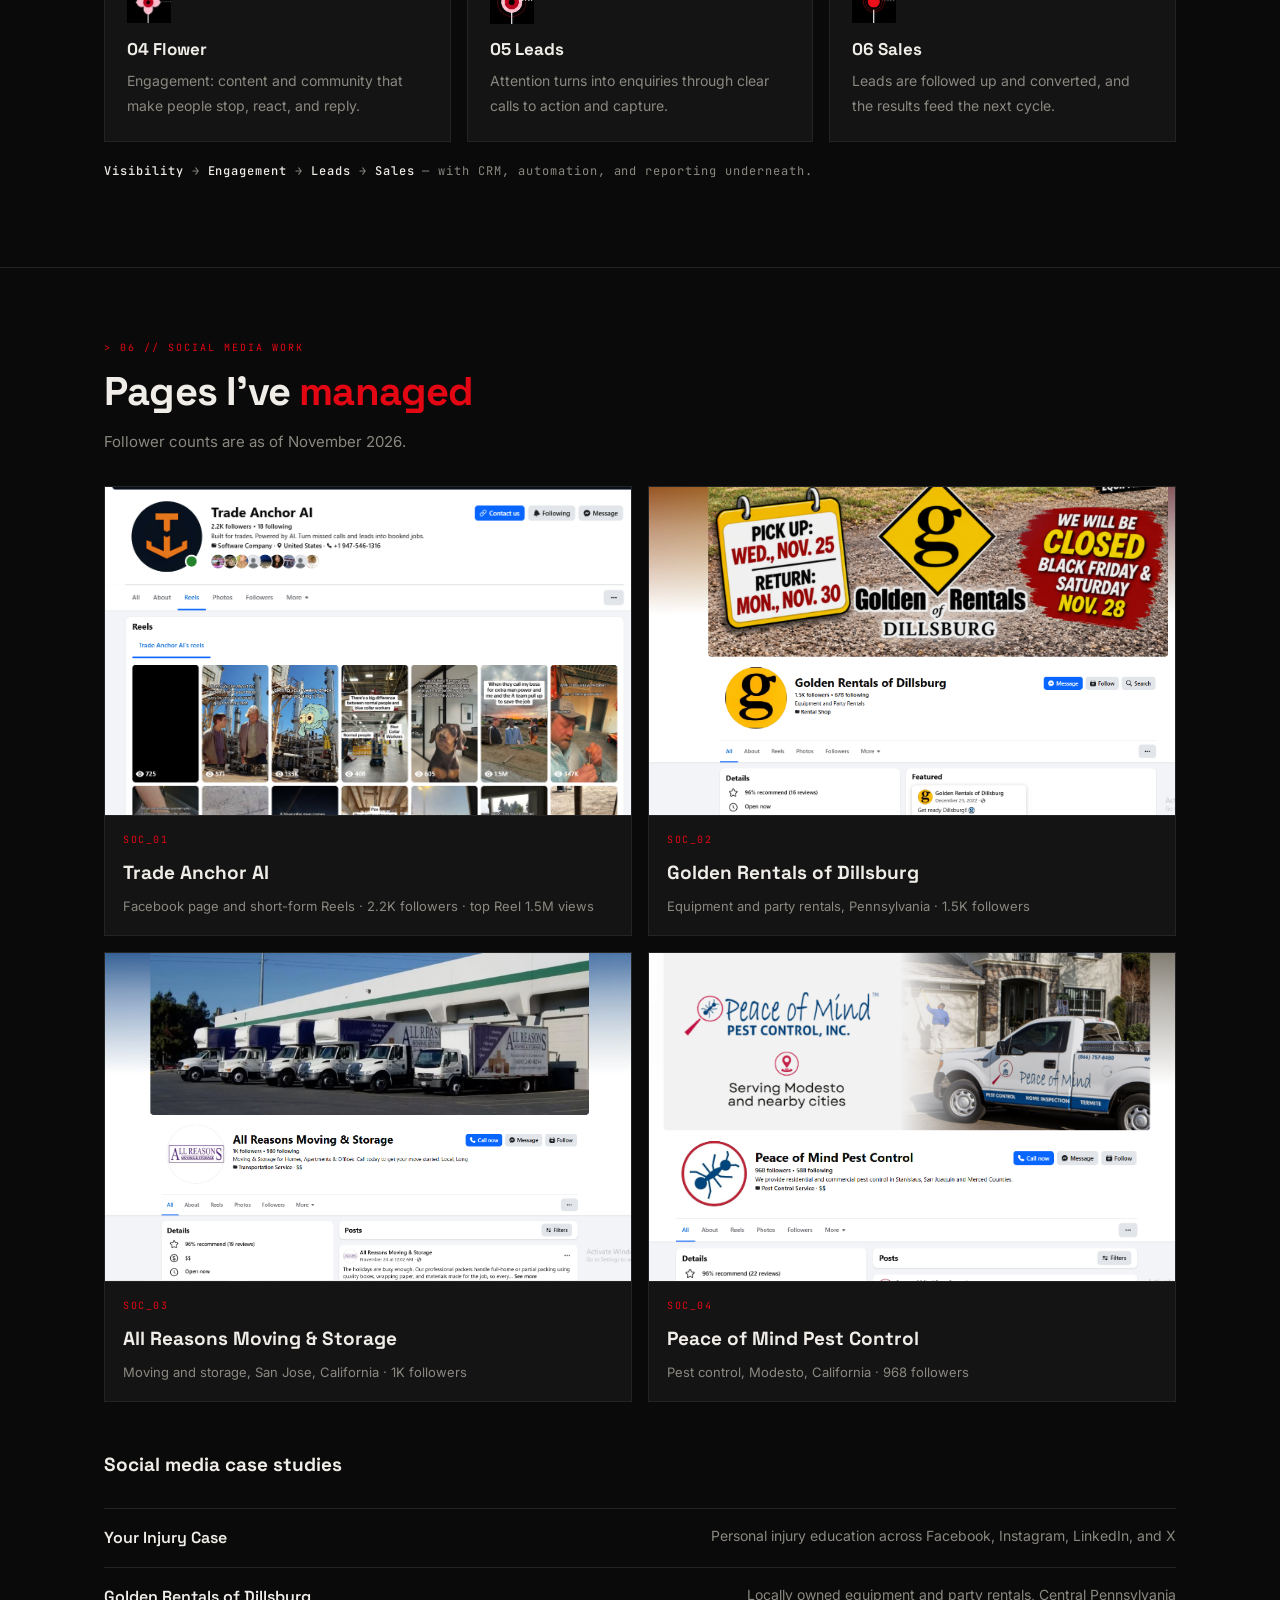
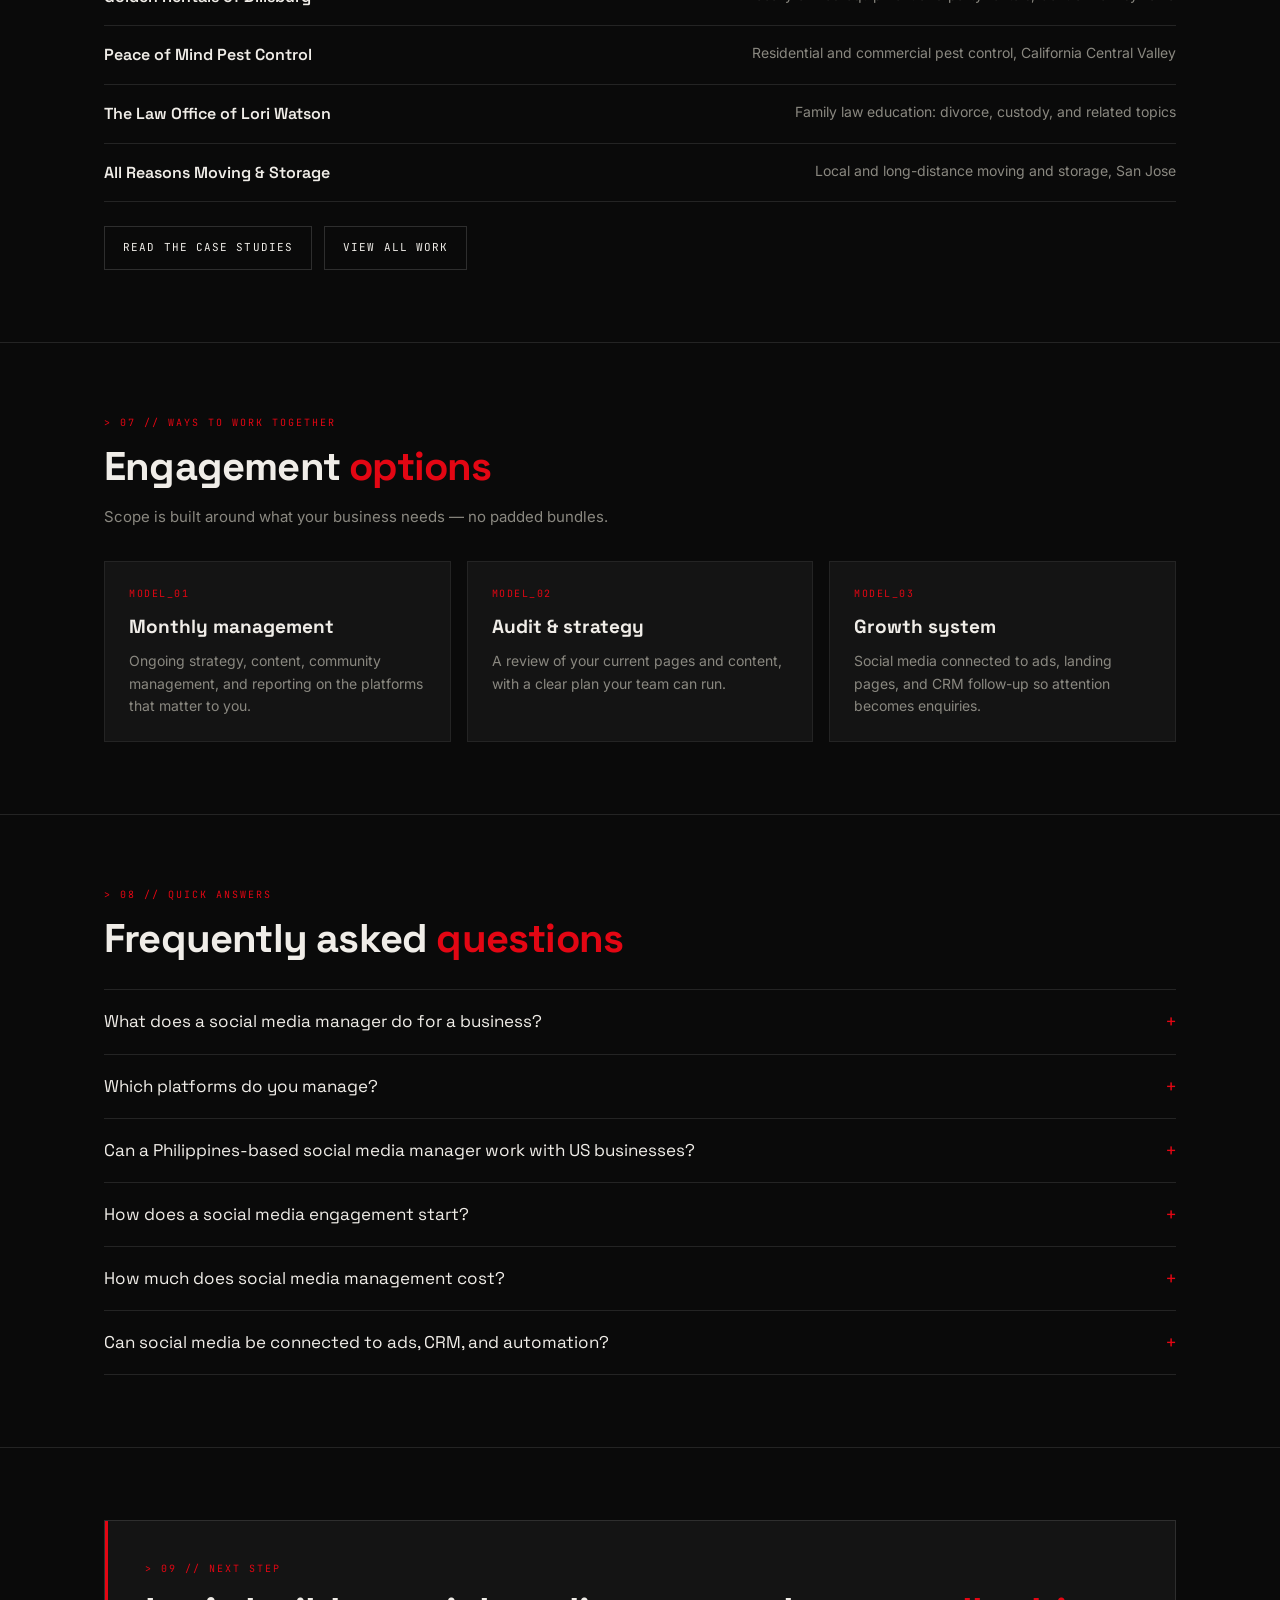
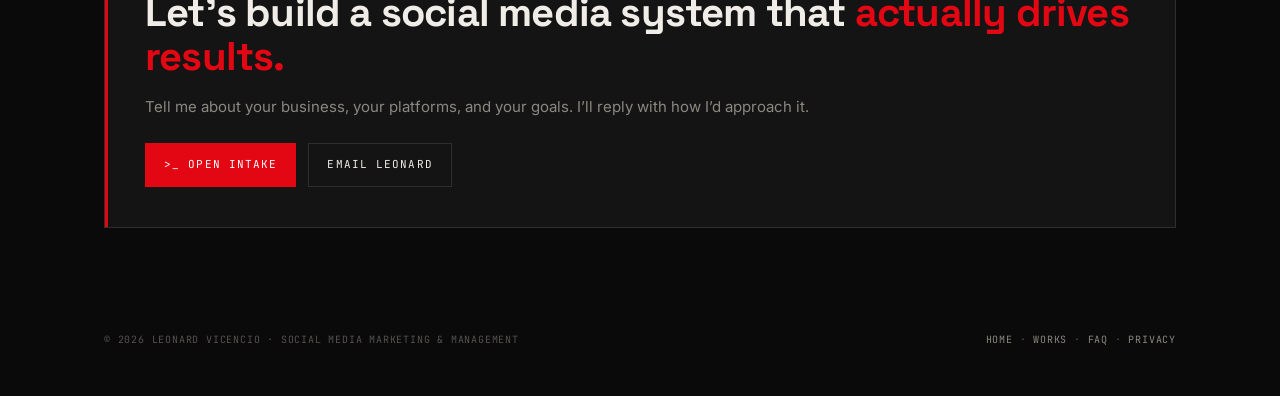
<file: services/social-media-marketing.html>
<!DOCTYPE html>
<html lang="en">
<head>
  <meta charset="UTF-8">
  <meta name="viewport" content="width=device-width, initial-scale=1.0">
  <title>Social Media Marketing &amp; Management | Leonard Vicencio, Social Media Manager</title>
  <meta name="description" content="Social media marketing and management by Leonard Vicencio, a Philippines-based social media manager for US and international businesses: strategy, content, Reels, community management, social SEO, and reporting.">
  <meta name="author" content="Leonard Vicencio">
  <meta name="robots" content="index, follow, max-snippet:-1, max-image-preview:large, max-video-preview:-1">
  <meta name="theme-color" content="#0A0A0A">
  <link rel="canonical" href="https://leovicenciosmm.com/services/social-media-marketing">
  <meta property="og:type" content="website">
  <meta property="og:url" content="https://leovicenciosmm.com/services/social-media-marketing">
  <meta property="og:title" content="Social Media Marketing &amp; Management | Leonard Vicencio">
  <meta property="og:description" content="Strategy, content, Reels, community management, social SEO, and reporting for US and international businesses.">
  <meta property="og:image" content="https://leovicenciosmm.com/og-image.jpg">
  <meta property="og:site_name" content="Leonard Vicencio">
  <meta name="twitter:card" content="summary_large_image">
  <meta name="twitter:title" content="Social Media Marketing &amp; Management | Leonard Vicencio">
  <meta name="twitter:description" content="Strategy, content, Reels, community management, social SEO, and reporting for US and international businesses.">
  <link rel="preconnect" href="https://fonts.googleapis.com">
  <link rel="preconnect" href="https://fonts.gstatic.com" crossorigin>
  <link rel="stylesheet" href="https://fonts.googleapis.com/css2?family=Space+Grotesk:wght@400;500;600;700&family=Inter:wght@300;400;500&family=JetBrains+Mono:wght@400;500;700&display=swap">
  <script type="application/ld+json">
  {
    "@context": "https://schema.org",
    "@graph": [
      {
        "@type": "Service",
        "@id": "https://leovicenciosmm.com/services/social-media-marketing#service",
        "name": "Social Media Marketing & Management",
        "serviceType": "Social Media Management",
        "url": "https://leovicenciosmm.com/services/social-media-marketing",
        "description": "Social media strategy, content creation, short-form video and Reels, community management, social SEO, and analytics reporting for US and international businesses.",
        "provider": { "@id": "https://leovicenciosmm.com/#leonard-vicencio" },
        "areaServed": ["United States", "United Kingdom", "Australia", "Canada", "Worldwide"],
        "availableChannel": { "@type": "ServiceChannel", "serviceUrl": "https://leovicenciosmm.com/#intake" },
        "hasOfferCatalog": {
          "@type": "OfferCatalog",
          "name": "Social media marketing and management services",
          "itemListElement": [
            { "@type": "Offer", "itemOffered": { "@type": "Service", "name": "Social media strategy and platform planning" } },
            { "@type": "Offer", "itemOffered": { "@type": "Service", "name": "Content creation, copywriting, graphics, and Reels" } },
            { "@type": "Offer", "itemOffered": { "@type": "Service", "name": "Content calendars and publishing" } },
            { "@type": "Offer", "itemOffered": { "@type": "Service", "name": "Social SEO: keywords, captions, profiles, and hashtags" } },
            { "@type": "Offer", "itemOffered": { "@type": "Service", "name": "Community management and social listening" } },
            { "@type": "Offer", "itemOffered": { "@type": "Service", "name": "Social media audits, analytics, and reporting" } }
          ]
        }
      },
      {
        "@type": "Person",
        "@id": "https://leovicenciosmm.com/#leonard-vicencio",
        "name": "Leonard Vicencio",
        "alternateName": "Leo Vicencio",
        "url": "https://leovicenciosmm.com/",
        "jobTitle": "Digital Marketing Strategist, Social Media Manager, and CRM & Automation Specialist"
      },
      {
        "@type": "BreadcrumbList",
        "itemListElement": [
          { "@type": "ListItem", "position": 1, "name": "Home", "item": "https://leovicenciosmm.com/" },
          { "@type": "ListItem", "position": 2, "name": "Services", "item": "https://leovicenciosmm.com/services/social-media-marketing" },
          { "@type": "ListItem", "position": 3, "name": "Social Media Marketing & Management", "item": "https://leovicenciosmm.com/services/social-media-marketing" }
        ]
      },
      {
        "@type": "FAQPage",
        "mainEntity": [
          { "@type": "Question", "name": "What does a social media manager do for a business?", "acceptedAnswer": { "@type": "Answer", "text": "A social media manager plans the strategy, creates and schedules content, manages comments and messages, and reports on performance so social media supports real business goals such as awareness, enquiries, and sales. Leonard handles all of these and connects them to lead capture and follow-up when needed." } },
          { "@type": "Question", "name": "Which platforms does Leonard Vicencio manage?", "acceptedAnswer": { "@type": "Answer", "text": "Facebook, Instagram, TikTok, LinkedIn, and Threads. Each platform gets its own plan, because each one speaks differently and reaches a different audience." } },
          { "@type": "Question", "name": "Can a Philippines-based social media manager work with US businesses?", "acceptedAnswer": { "@type": "Answer", "text": "Yes. Leonard works remotely with US and international businesses, including law firms, equipment rental, moving and storage, pest control, and SaaS brands." } },
          { "@type": "Question", "name": "How does a social media engagement start?", "acceptedAnswer": { "@type": "Answer", "text": "It starts with the project intake form on leovicenciosmm.com, followed by a discovery conversation and a review of your current pages, content, and goals. From there Leonard proposes a plan sized to what your business actually needs." } },
          { "@type": "Question", "name": "How much does social media management cost?", "acceptedAnswer": { "@type": "Answer", "text": "Pricing depends on the platforms, posting volume, and how much creative, community management, and reporting is included. Share your budget range in the intake form and Leonard will recommend a scope that fits it." } },
          { "@type": "Question", "name": "Can social media be connected to ads, CRM, and automation?", "acceptedAnswer": { "@type": "Answer", "text": "Yes. When growth needs more than posting, Leonard connects social media to paid ads, landing pages, and CRM and automation in GoHighLevel and n8n so new leads are captured and followed up automatically." } }
        ]
      }
    ]
  }
  </script>
  <style>
    :root {
      --bg: #0A0A0A; --surface: #141414; --surface2: #1C1C1C;
      --border: #242424; --border2: #2E2E2E;
      --text: #F0EDE8; --text2: #8A8880; --text3: #555250;
      --red: #E30613; --red2: #B8050F;
      --font-display: 'Space Grotesk', Arial, sans-serif;
      --font-body: 'Inter', Arial, sans-serif;
      --font-mono: 'JetBrains Mono', monospace;
    }
    * { box-sizing: border-box; }
    html { scroll-behavior: smooth; }
    body { margin: 0; background: var(--bg); color: var(--text); font-family: var(--font-body); line-height: 1.6; }
    a { color: inherit; }
    .wrap { max-width: 1120px; margin: 0 auto; padding: 0 24px; }

    .top { position: sticky; top: 0; z-index: 10; background: rgba(10,10,10,.92); backdrop-filter: blur(8px); border-bottom: 1px solid var(--border); }
    .top .wrap { display: flex; align-items: center; justify-content: space-between; height: 60px; gap: 16px; }
    .brand { font-family: var(--font-mono); font-size: 11px; letter-spacing: .15em; text-decoration: none; display: flex; align-items: center; gap: 8px; }
    .brand::before { content: ''; width: 7px; height: 7px; border-radius: 50%; background: var(--red); }
    .nav { display: flex; gap: 22px; font-family: var(--font-mono); font-size: 11px; letter-spacing: .1em; }
    .nav a { text-decoration: none; color: var(--text2); }
    .nav a:hover { color: var(--text); }
    .btn { display: inline-block; background: var(--red); color: #fff; text-decoration: none; font-family: var(--font-mono); font-size: 11px; letter-spacing: .1em; padding: 12px 18px; border: 1px solid var(--red); }
    .btn:hover { background: var(--red2); }
    .btn--ghost { background: transparent; color: var(--text); border-color: var(--border2); }
    .btn--ghost:hover { background: var(--surface); border-color: var(--red); }

    .crumbs { font-family: var(--font-mono); font-size: 10px; color: var(--text3); letter-spacing: .1em; padding-top: 32px; }
    .crumbs a { text-decoration: none; color: var(--text2); }

    .hero { padding: 48px 0 72px; border-bottom: 1px solid var(--border); }
    .eyebrow { font-family: var(--font-mono); font-size: 10px; color: var(--red); letter-spacing: .2em; margin-bottom: 14px; }
    h1 { font-family: var(--font-display); font-size: clamp(36px, 6vw, 72px); line-height: 1.02; letter-spacing: -.03em; margin: 0 0 20px; }
    h1 span, h2 span { color: var(--red); }
    .lead { font-size: 17px; color: var(--text2); max-width: 720px; margin: 0 0 28px; }
    .lead strong { color: var(--text); font-weight: 500; }
    .actions { display: flex; flex-wrap: wrap; gap: 12px; }

    section { padding: 72px 0; border-bottom: 1px solid var(--border); }
    h2 { font-family: var(--font-display); font-size: clamp(26px, 3.4vw, 40px); letter-spacing: -.02em; line-height: 1.1; margin: 0 0 16px; }
    h3 { font-family: var(--font-display); font-size: 19px; margin: 0 0 8px; }
    p { margin: 0 0 14px; }
    .muted { color: var(--text2); }
    .intro { max-width: 760px; color: var(--text2); font-size: 15px; }

    .grid { display: grid; gap: 16px; margin-top: 32px; }
    .grid > *, .steps > * { min-width: 0; }
    .grid--3 { grid-template-columns: repeat(3, 1fr); }
    .grid--2 { grid-template-columns: repeat(2, 1fr); }
    .card { background: var(--surface); border: 1px solid var(--border); padding: 24px; position: relative; }
    .card::before { content: ''; position: absolute; top: 0; left: 0; width: 3px; height: 100%; background: var(--red); opacity: 0; transition: opacity .2s; }
    .card:hover::before { opacity: 1; }
    .code { font-family: var(--font-mono); font-size: 10px; color: var(--red); letter-spacing: .15em; display: block; margin-bottom: 10px; }
    .card p { color: var(--text2); font-size: 14px; margin: 0; }
    .card ul { margin: 10px 0 0; padding-left: 18px; color: var(--text2); font-size: 14px; }
    .card li { margin-bottom: 4px; }

    .steps { counter-reset: step; list-style: none; padding: 0; margin: 32px 0 0; display: grid; grid-template-columns: repeat(3, 1fr); gap: 16px; }
    .steps li { background: var(--surface); border: 1px solid var(--border); padding: 22px; }
    .steps img { width: 44px; height: 44px; object-fit: contain; display: block; margin-bottom: 12px; }
    .steps b { font-family: var(--font-display); font-size: 17px; display: block; margin-bottom: 4px; }
    .steps span { color: var(--text2); font-size: 14px; }
    .flow { font-family: var(--font-mono); font-size: 12px; color: var(--text2); letter-spacing: .08em; margin-top: 20px; }
    .flow strong { color: var(--text); font-weight: 500; }

    .work { display: grid; grid-template-columns: repeat(2, 1fr); gap: 16px; margin-top: 32px; }
    .work a { display: block; min-width: 0; overflow: hidden; background: var(--surface); border: 1px solid var(--border); text-decoration: none; transition: border-color .2s; }
    .work a:hover { border-color: var(--red); }
    .work img { width: 100%; max-width: 100%; height: auto; aspect-ratio: 16 / 10; object-fit: cover; object-position: top; display: block; border-bottom: 1px solid var(--border); background: var(--bg); }
    .work .meta { padding: 16px 18px 18px; }
    .work .meta p { color: var(--text2); font-size: 13px; margin: 4px 0 0; }

    .cases { list-style: none; padding: 0; margin: 28px 0 0; border-top: 1px solid var(--border); }
    .cases li { display: flex; justify-content: space-between; gap: 16px; padding: 16px 0; border-bottom: 1px solid var(--border); flex-wrap: wrap; }
    .cases b { font-family: var(--font-display); font-weight: 600; }
    .cases span { color: var(--text2); font-size: 14px; }

    details { border-bottom: 1px solid var(--border); padding: 18px 0; }
    details:first-of-type { border-top: 1px solid var(--border); margin-top: 28px; }
    summary { cursor: pointer; font-family: var(--font-display); font-size: 17px; list-style: none; display: flex; justify-content: space-between; gap: 16px; }
    summary::-webkit-details-marker { display: none; }
    summary::after { content: '+'; color: var(--red); font-family: var(--font-mono); }
    details[open] summary::after { content: '\2212'; }
    details p { color: var(--text2); margin: 12px 0 0; max-width: 820px; font-size: 15px; }

    .cta { text-align: left; border-bottom: 0; }
    .cta .box { background: var(--surface); border: 1px solid var(--border2); padding: 40px; position: relative; }
    .cta .box::before { content: ''; position: absolute; top: 0; left: 0; width: 3px; height: 100%; background: var(--red); }

    footer { padding: 32px 0 48px; font-family: var(--font-mono); font-size: 10px; color: var(--text3); letter-spacing: .08em; }
    footer .wrap { display: flex; flex-wrap: wrap; gap: 14px 24px; justify-content: space-between; }
    footer a { text-decoration: none; color: var(--text2); }

    @media (max-width: 860px) {
      .grid--3, .steps { grid-template-columns: 1fr 1fr; }
      .nav { display: none; }
    }
    @media (max-width: 600px) {
      .grid--3, .grid--2, .steps, .work { grid-template-columns: 1fr; }
      .cta .box { padding: 26px; }
    }
    @media (prefers-reduced-motion: reduce) { html { scroll-behavior: auto; } }
  </style>
</head>
<body>
  <header class="top">
    <div class="wrap">
      <a class="brand" href="/">LEONARD VICENCIO</a>
      <nav class="nav" aria-label="Main">
        <a href="/">// HOME</a>
        <a href="/works">// WORKS</a>
        <a href="/#faq">// FAQ</a>
        <a href="/#contact">// CONTACT</a>
      </nav>
      <a class="btn" href="/#intake">&gt;_ OPEN INTAKE</a>
    </div>
  </header>

  <main>
    <div class="wrap">
      <nav class="crumbs" aria-label="Breadcrumb"><a href="/">HOME</a> / SERVICES / SOCIAL MEDIA MARKETING &amp; MANAGEMENT</nav>

      <div class="hero">
        <div class="eyebrow">&gt; SERVICE_01 // SOCIAL MEDIA MARKETING &amp; MANAGEMENT</div>
        <h1>Social Media Marketing<br>&amp; <span>Management</span></h1>
        <p class="lead">I&rsquo;m Leonard Vicencio, a Philippines-based <strong>social media manager and digital marketer</strong> for US and international businesses. I plan, create, and manage social media that does a job for the business &mdash; <strong>visibility, engagement, leads, and sales</strong> &mdash; not just a full posting calendar.</p>
        <div class="actions">
          <a class="btn" href="/#intake">&gt;_ START A PROJECT</a>
          <a class="btn btn--ghost" href="#work">SEE SOCIAL MEDIA WORK</a>
        </div>
      </div>
    </div>

    <section aria-labelledby="value-title">
      <div class="wrap">
        <div class="eyebrow">&gt; 01 // OVERVIEW</div>
        <h2 id="value-title">Your audience is online right now. <span>Are you showing up?</span></h2>
        <p class="intro">Most businesses don&rsquo;t have a content problem. They have a consistency, clarity, and follow-up problem: posts go out without a plan, comments and messages wait too long, and nobody connects the numbers to enquiries. I run social media as a system &mdash; strategy first, then content, community, and reporting &mdash; so every platform has a clear role and you can see what it is producing.</p>
      </div>
    </section>

    <section aria-labelledby="who-title">
      <div class="wrap">
        <div class="eyebrow">&gt; 02 // WHO IT&rsquo;S FOR</div>
        <h2 id="who-title">Built for businesses that <span>need results, not just posts</span></h2>
        <div class="grid grid--3">
          <div class="card"><span class="code">FIT_01</span><h3>Local &amp; home service businesses</h3><p>Rentals, moving and storage, pest control, and other service companies that win customers through trust and local visibility.</p></div>
          <div class="card"><span class="code">FIT_02</span><h3>Law firms &amp; professional services</h3><p>Firms that need clear, educational, compliant content that builds credibility before a client ever calls.</p></div>
          <div class="card"><span class="code">FIT_03</span><h3>SaaS &amp; growing brands</h3><p>Brands like Trade Anchor AI that need short-form video, a consistent voice, and an audience that grows with the product.</p></div>
        </div>
      </div>
    </section>

    <section aria-labelledby="problems-title">
      <div class="wrap">
        <div class="eyebrow">&gt; 03 // PROBLEMS I SOLVE</div>
        <h2 id="problems-title">What usually goes <span>wrong</span></h2>
        <div class="grid grid--2">
          <div class="card"><span class="code">ERR_01</span><h3>Posting without a strategy</h3><p>Content is random, so the audience never learns what you do or why they should choose you.</p></div>
          <div class="card"><span class="code">ERR_02</span><h3>Inconsistent output</h3><p>Pages go quiet for weeks, and reach and trust drop every time they do.</p></div>
          <div class="card"><span class="code">ERR_03</span><h3>Slow replies and missed messages</h3><p>Comments and DMs sit unanswered &mdash; and those are often the people ready to buy.</p></div>
          <div class="card"><span class="code">ERR_04</span><h3>No link between social and revenue</h3><p>Likes are tracked, enquiries aren&rsquo;t, so nobody can tell what social media is actually worth.</p></div>
        </div>
      </div>
    </section>

    <section aria-labelledby="cap-title">
      <div class="wrap">
        <div class="eyebrow">&gt; 04 // WHAT&rsquo;S INCLUDED</div>
        <h2 id="cap-title">Capabilities</h2>
        <div class="grid grid--3">
          <div class="card"><span class="code">CAP_01</span><h3>Strategy &amp; planning</h3><ul><li>Goals and audience targeting</li><li>Platform plans and content pillars</li><li>Competitor and market research</li></ul></div>
          <div class="card"><span class="code">CAP_02</span><h3>Content creation</h3><ul><li>Copy, hooks, and storytelling</li><li>Graphics and carousels</li><li>Reels and short-form video</li></ul></div>
          <div class="card"><span class="code">CAP_03</span><h3>Calendars &amp; publishing</h3><ul><li>Monthly content calendars</li><li>Scheduling across platforms</li><li>Content repurposing</li></ul></div>
          <div class="card"><span class="code">CAP_04</span><h3>Social SEO</h3><ul><li>Keyword-led captions</li><li>Profile and bio optimization</li><li>Hashtag strategy</li></ul></div>
          <div class="card"><span class="code">CAP_05</span><h3>Community management</h3><ul><li>Comments and DMs</li><li>Social listening</li><li>Reputation management</li></ul></div>
          <div class="card"><span class="code">CAP_06</span><h3>Analytics &amp; reporting</h3><ul><li>Reach, engagement, and growth</li><li>Retention and click-through</li><li>Lead and enquiry reporting</li></ul></div>
        </div>
        <p class="muted" style="margin-top:20px;font-size:14px;">Platforms: Facebook, Instagram, TikTok, LinkedIn, and Threads.</p>
      </div>
    </section>

    <section aria-labelledby="method-title">
      <div class="wrap">
        <div class="eyebrow">&gt; 05 // HOW I WORK</div>
        <h2 id="method-title">The Social Photosynthesis <span>Framework</span></h2>
        <p class="intro">Growth works like a living system. Each stage feeds the next, and the whole thing only works when the roots &mdash; your systems &mdash; are in place.</p>
        <ol class="steps">
          <li><img src="/growth-seed.png" alt="" loading="lazy" width="44" height="44"><b>01 Seed</b><span>The business begins with clarity: goals, audience, offer, and positioning.</span></li>
          <li><img src="/growth-battery.png" alt="" loading="lazy" width="44" height="44"><b>02 AA Battery</b><span>Aesthetic and authenticity: a recognizable look and a voice people trust.</span></li>
          <li><img src="/growth-roots.png" alt="" loading="lazy" width="44" height="44"><b>03 Roots</b><span>The systems underneath: calendars, workflows, tracking, and follow-up.</span></li>
          <li><img src="/growth-flower.png" alt="" loading="lazy" width="44" height="44"><b>04 Flower</b><span>Engagement: content and community that make people stop, react, and reply.</span></li>
          <li><img src="/growth-leads.png" alt="" loading="lazy" width="44" height="44"><b>05 Leads</b><span>Attention turns into enquiries through clear calls to action and capture.</span></li>
          <li><img src="/growth-sales.png" alt="" loading="lazy" width="44" height="44"><b>06 Sales</b><span>Leads are followed up and converted, and the results feed the next cycle.</span></li>
        </ol>
        <p class="flow"><strong>Visibility</strong> &rarr; <strong>Engagement</strong> &rarr; <strong>Leads</strong> &rarr; <strong>Sales</strong> &mdash; with CRM, automation, and reporting underneath.</p>
      </div>
    </section>

    <section id="work" aria-labelledby="work-title">
      <div class="wrap">
        <div class="eyebrow">&gt; 06 // SOCIAL MEDIA WORK</div>
        <h2 id="work-title">Pages I&rsquo;ve <span>managed</span></h2>
        <p class="intro">Follower counts are as of November 2026.</p>
        <div class="work">
          <a href="https://www.facebook.com/profile.php?id=61593412442171" target="_blank" rel="noopener noreferrer">
            <img src="/showcase/1795631923256_image.png" alt="Trade Anchor AI Facebook page" loading="lazy" width="1280" height="800">
            <div class="meta"><span class="code">SOC_01</span><h3>Trade Anchor AI</h3><p>Facebook page and short-form Reels &middot; 2.2K followers &middot; top Reel 1.5M views</p></div>
          </a>
          <a href="/#works">
            <img src="/showcase/1795633289874_image.png" alt="Golden Rentals of Dillsburg Facebook page" loading="lazy" width="1280" height="800">
            <div class="meta"><span class="code">SOC_02</span><h3>Golden Rentals of Dillsburg</h3><p>Equipment and party rentals, Pennsylvania &middot; 1.5K followers</p></div>
          </a>
          <a href="/#works">
            <img src="/showcase/1795633311483_image.png" alt="All Reasons Moving &amp; Storage Facebook page" loading="lazy" width="1280" height="800">
            <div class="meta"><span class="code">SOC_03</span><h3>All Reasons Moving &amp; Storage</h3><p>Moving and storage, San Jose, California &middot; 1K followers</p></div>
          </a>
          <a href="/#works">
            <img src="/showcase/1795633346601_image.png" alt="Peace of Mind Pest Control Facebook page" loading="lazy" width="1280" height="800">
            <div class="meta"><span class="code">SOC_04</span><h3>Peace of Mind Pest Control</h3><p>Pest control, Modesto, California &middot; 968 followers</p></div>
          </a>
        </div>

        <h3 style="margin-top:48px;">Social media case studies</h3>
        <ul class="cases">
          <li><b>Your Injury Case</b><span>Personal injury education across Facebook, Instagram, LinkedIn, and X</span></li>
          <li><b>Golden Rentals of Dillsburg</b><span>Locally owned equipment and party rentals, Central Pennsylvania</span></li>
          <li><b>Peace of Mind Pest Control</b><span>Residential and commercial pest control, California Central Valley</span></li>
          <li><b>The Law Office of Lori Watson</b><span>Family law education: divorce, custody, and related topics</span></li>
          <li><b>All Reasons Moving &amp; Storage</b><span>Local and long-distance moving and storage, San Jose</span></li>
        </ul>
        <div class="actions" style="margin-top:24px;">
          <a class="btn btn--ghost" href="/#works">READ THE CASE STUDIES</a>
          <a class="btn btn--ghost" href="/works">VIEW ALL WORK</a>
        </div>
      </div>
    </section>

    <section aria-labelledby="models-title">
      <div class="wrap">
        <div class="eyebrow">&gt; 07 // WAYS TO WORK TOGETHER</div>
        <h2 id="models-title">Engagement <span>options</span></h2>
        <p class="intro">Scope is built around what your business needs &mdash; no padded bundles.</p>
        <div class="grid grid--3">
          <div class="card"><span class="code">MODEL_01</span><h3>Monthly management</h3><p>Ongoing strategy, content, community management, and reporting on the platforms that matter to you.</p></div>
          <div class="card"><span class="code">MODEL_02</span><h3>Audit &amp; strategy</h3><p>A review of your current pages and content, with a clear plan your team can run.</p></div>
          <div class="card"><span class="code">MODEL_03</span><h3>Growth system</h3><p>Social media connected to ads, landing pages, and CRM follow-up so attention becomes enquiries.</p></div>
        </div>
      </div>
    </section>

    <section aria-labelledby="faq-title">
      <div class="wrap">
        <div class="eyebrow">&gt; 08 // QUICK ANSWERS</div>
        <h2 id="faq-title">Frequently asked <span>questions</span></h2>
        <details><summary>What does a social media manager do for a business?</summary><p>A social media manager plans the strategy, creates and schedules content, manages comments and messages, and reports on performance so social media supports real business goals such as awareness, enquiries, and sales. I handle all of these and connect them to lead capture and follow-up when needed.</p></details>
        <details><summary>Which platforms do you manage?</summary><p>Facebook, Instagram, TikTok, LinkedIn, and Threads. Each platform gets its own plan, because each one speaks differently and reaches a different audience.</p></details>
        <details><summary>Can a Philippines-based social media manager work with US businesses?</summary><p>Yes. I work remotely with US and international businesses, including law firms, equipment rental, moving and storage, pest control, and SaaS brands.</p></details>
        <details><summary>How does a social media engagement start?</summary><p>It starts with the <a href="/#intake">project intake form</a>, followed by a discovery conversation and a review of your current pages, content, and goals. From there I propose a plan sized to what your business actually needs.</p></details>
        <details><summary>How much does social media management cost?</summary><p>Pricing depends on the platforms, posting volume, and how much creative, community management, and reporting is included. Share your budget range in the intake form and I&rsquo;ll recommend a scope that fits it.</p></details>
        <details><summary>Can social media be connected to ads, CRM, and automation?</summary><p>Yes. When growth needs more than posting, I connect social media to paid ads, landing pages, and CRM and automation in GoHighLevel and n8n so new leads are captured and followed up automatically.</p></details>
      </div>
    </section>

    <section class="cta" aria-labelledby="cta-title">
      <div class="wrap">
        <div class="box">
          <div class="eyebrow">&gt; 09 // NEXT STEP</div>
          <h2 id="cta-title">Let&rsquo;s build a social media system that <span>actually drives results.</span></h2>
          <p class="intro" style="margin-bottom:24px;">Tell me about your business, your platforms, and your goals. I&rsquo;ll reply with how I&rsquo;d approach it.</p>
          <div class="actions">
            <a class="btn" href="/#intake">&gt;_ OPEN INTAKE</a>
            <a class="btn btn--ghost" href="mailto:leovicenciosmm.hq@gmail.com">EMAIL LEONARD</a>
          </div>
        </div>
      </div>
    </section>
  </main>

  <footer>
    <div class="wrap">
      <span>&copy; 2026 LEONARD VICENCIO &middot; SOCIAL MEDIA MARKETING &amp; MANAGEMENT</span>
      <span><a href="/">HOME</a> &middot; <a href="/works">WORKS</a> &middot; <a href="/#faq">FAQ</a> &middot; <a href="/privacy-policy">PRIVACY</a></span>
    </div>
  </footer>
</body>
</html>
</file>
